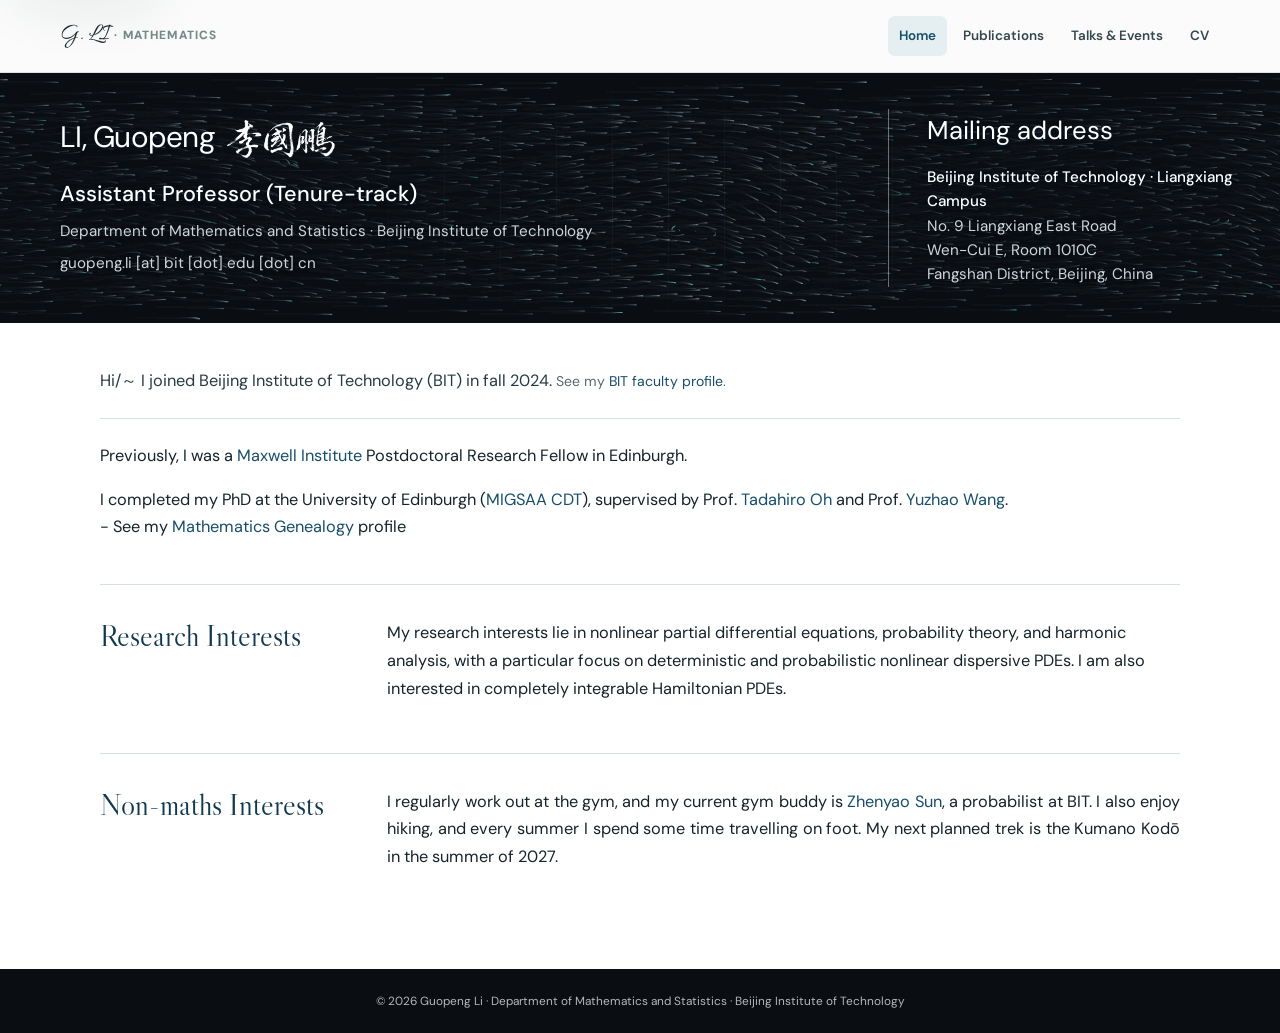
<file: index.html>
<!doctype html>
<html lang="en">
<head>
  <!-- Google tag (gtag.js) -->
  <script async src="https://www.googletagmanager.com/gtag/js?id=G-VS8TDJE1BZ"></script>
  <script>
    window.dataLayer = window.dataLayer || [];
    function gtag(){dataLayer.push(arguments);}
    gtag('js', new Date());
    gtag('config', 'G-VS8TDJE1BZ');
  </script>
  <meta charset="utf-8">
  <meta name="viewport" content="width=device-width, initial-scale=1">
  <meta name="description" content="Academic homepage of Guopeng Li (李國鵬), Assistant Professor of Mathematics at Beijing Institute of Technology, working on nonlinear PDEs and harmonic analysis.">
  <meta name="theme-color" content="#123f57">
  <meta name="robots" content="index, follow">
  <title>Home · Guopeng Li</title>
  <link rel="canonical" href="https://guopengli-11.github.io/">
  <link rel="icon" href="/favicon.ico?v=black-g" sizes="16x16 32x32 48x48">
  <link rel="icon" href="/favicon.svg?v=black-g" type="image/svg+xml" sizes="any">
  <link rel="stylesheet" href="styles.css?v=20261124-19">
  <link rel="stylesheet" href="title-fonts.css?v=20260813-1">
  <script type="application/ld+json">
  {
    "@context": "https://schema.org",
    "@type": "Person",
    "name": "Guopeng Li",
    "alternateName": ["LI, Guopeng", "李國鵬"],
    "url": "https://guopengli-11.github.io/",
    "jobTitle": "Assistant Professor",
    "affiliation": {
      "@type": "CollegeOrUniversity",
      "name": "Beijing Institute of Technology"
    },
    "sameAs": [
      "https://math.bit.edu.cn/szdw/jgml/glyjrsxx/lgp/index.htm",
      "https://arxiv.org/a/li_g_5",
      "https://scholar.google.com/citations?user=P3JlFzUAAAAJ&hl=en",
      "https://www.mathgenealogy.org/id.php?id=293318"
    ]
  }
  </script>
</head>
<body>
  <a class="skip-link" href="#main">Skip to content</a>
  <header class="site-header">
    <div class="header-inner">
      <a class="wordmark" href="index.html">G. LI <span>· Mathematics</span></a>
      <nav aria-label="Primary navigation"><ul class="nav-list">
        <li><a href="index.html" aria-current="page">Home</a></li>
        <li><a href="publications.html">Publications</a></li>
        <li><a href="talks.html">Talks & Events</a></li>
        <li><a href="cv.html">CV</a></li>
      </ul></nav>
    </div>
  </header>
  <main id="main">
    <section class="hero home-wave-hero">
      <canvas class="home-ilw-canvas" aria-hidden="true"></canvas>
      <div class="hero-inner">
        <div class="hero-copy">
          <h1>LI, Guopeng <img class="chinese-name-mark" src="assets/chinese-name-mifu.webp" alt="李國鵬"></h1>
          <p class="hero-role">Assistant Professor (Tenure-track)</p>
          <p class="hero-affiliation">Department of Mathematics and Statistics · Beijing Institute of Technology</p>
          <p class="hero-email"><span>guopeng.li [at] bit [dot] edu [dot] cn</span></p>
        </div>
        <address class="hero-address">
          <h2>Mailing address</h2>
          <p><strong class="hero-address-institution">Beijing Institute of Technology · Liangxiang Campus</strong><br>
            No. 9 Liangxiang East Road<br>
            Wen-Cui E, Room 1010C<br>
            Fangshan District, Beijing, China</p>
        </address>
      </div>
    </section>
    <section class="page-main alt"><div class="section-inner home-profile">
      <div class="prose profile-intro">
        <div class="career-stage">
          <p class="lead">Hi/～ I joined Beijing Institute of Technology (BIT) in fall 2024. <span class="school-page">See my <a href="https://math.bit.edu.cn/szdw/jgml/glyjrsxx/lgp/index.htm">BIT faculty profile</a>.</span></p>
        </div>
        <div class="career-stage">
          <p>Previously, I was a <a href="https://www.maxwell.ac.uk/">Maxwell Institute</a> Postdoctoral Research Fellow in Edinburgh.</p>
          <p>I completed my PhD at the University of Edinburgh (<a href="https://www.maxwell.ac.uk/graduate-school/">MIGSAA CDT</a>), supervised by Prof. <a href="https://www.maths.ed.ac.uk/~toh/">Tadahiro Oh</a> and Prof. <a href="https://web.mat.bham.ac.uk/Y.Wang/">Yuzhao Wang</a>.<br>
            - See my <a href="https://www.mathgenealogy.org/id.php?id=293318">Mathematics Genealogy</a> profile</p>
        </div>
      </div>
      <div class="profile-section"><h2>Research Interests</h2><div class="prose">
        <p>My research interests lie in nonlinear partial differential equations, probability theory, and harmonic analysis, with a particular focus on deterministic and probabilistic nonlinear dispersive PDEs. I am also interested in completely integrable Hamiltonian PDEs.</p>
      </div></div>
      <div class="profile-section non-maths-section"><h2>Non-maths Interests</h2><div class="prose"><p>I regularly work out at the gym, and my current gym buddy is <a href="https://zhenyao-sun.github.io/">Zhenyao Sun</a>, a probabilist at BIT. I also enjoy hiking, and every summer I spend some time travelling on foot. My next planned trek is the Kumano Kodō in the summer of 2027.</p></div></div>
    </div></section>
  </main>
  <footer>
    <div class="footer-inner">
      <div class="footer-bottom"><span>© <span id="year"></span> Guopeng Li · Department of Mathematics and Statistics · Beijing Institute of Technology</span></div>
    </div>
  </footer>
  <script src="site.js"></script>
  <script>
    (() => {
      const home = document.querySelector('.nav-list a[aria-current="page"]');
      const hero = document.querySelector('.home-wave-hero');
      const inner = hero.querySelector('.hero-inner');
      const desktop = matchMedia('(min-width: 931px)');
      let frame = 0;
      let lastDivider, lastRoom;

      function alignAddress() {
        if (!desktop.matches) return;
        const {left: anchor} = home.getBoundingClientRect();
        const divider = anchor - inner.getBoundingClientRect().left;
        const room = hero.getBoundingClientRect().right - anchor;
        if (divider === lastDivider && room === lastRoom) return;
        lastDivider = divider;
        lastRoom = room;
        inner.style.setProperty('--address-divider', divider + 'px');
        inner.style.setProperty('--address-room', room + 'px');
        inner.classList.add('is-address-aligned');
      }

      function scheduleAlignment() {
        if (frame) return;
        frame = requestAnimationFrame(() => {
          frame = 0;
          alignAddress();
        });
      }

      alignAddress();
      window.addEventListener('resize', scheduleAlignment);
      document.fonts?.ready.then(scheduleAlignment);
      if ('ResizeObserver' in window) {
        const observer = new ResizeObserver(scheduleAlignment);
        observer.observe(home.closest('.nav-list'));
        observer.observe(hero);
      }
    })();
  </script>
  <script type="module" src="ilw-hero.js?v=20261124-12"></script>
</body>
</html>
</file>
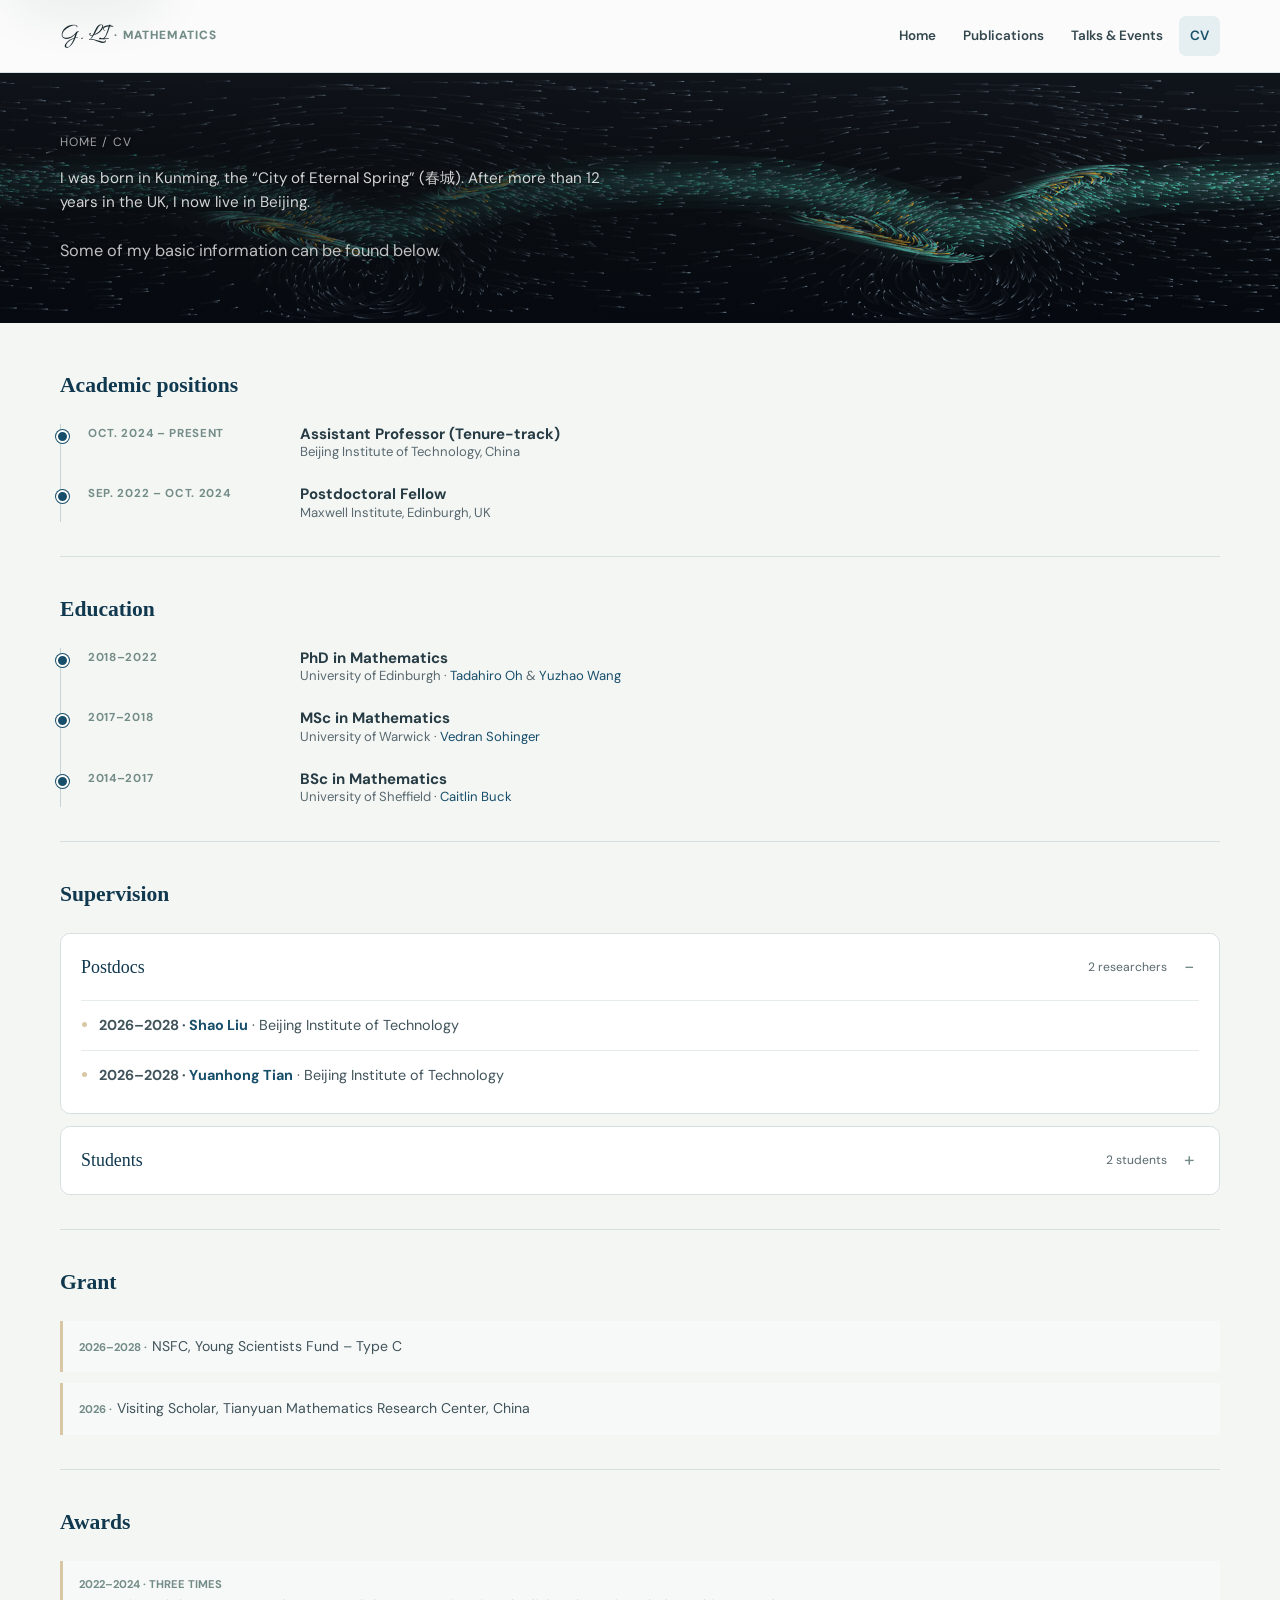
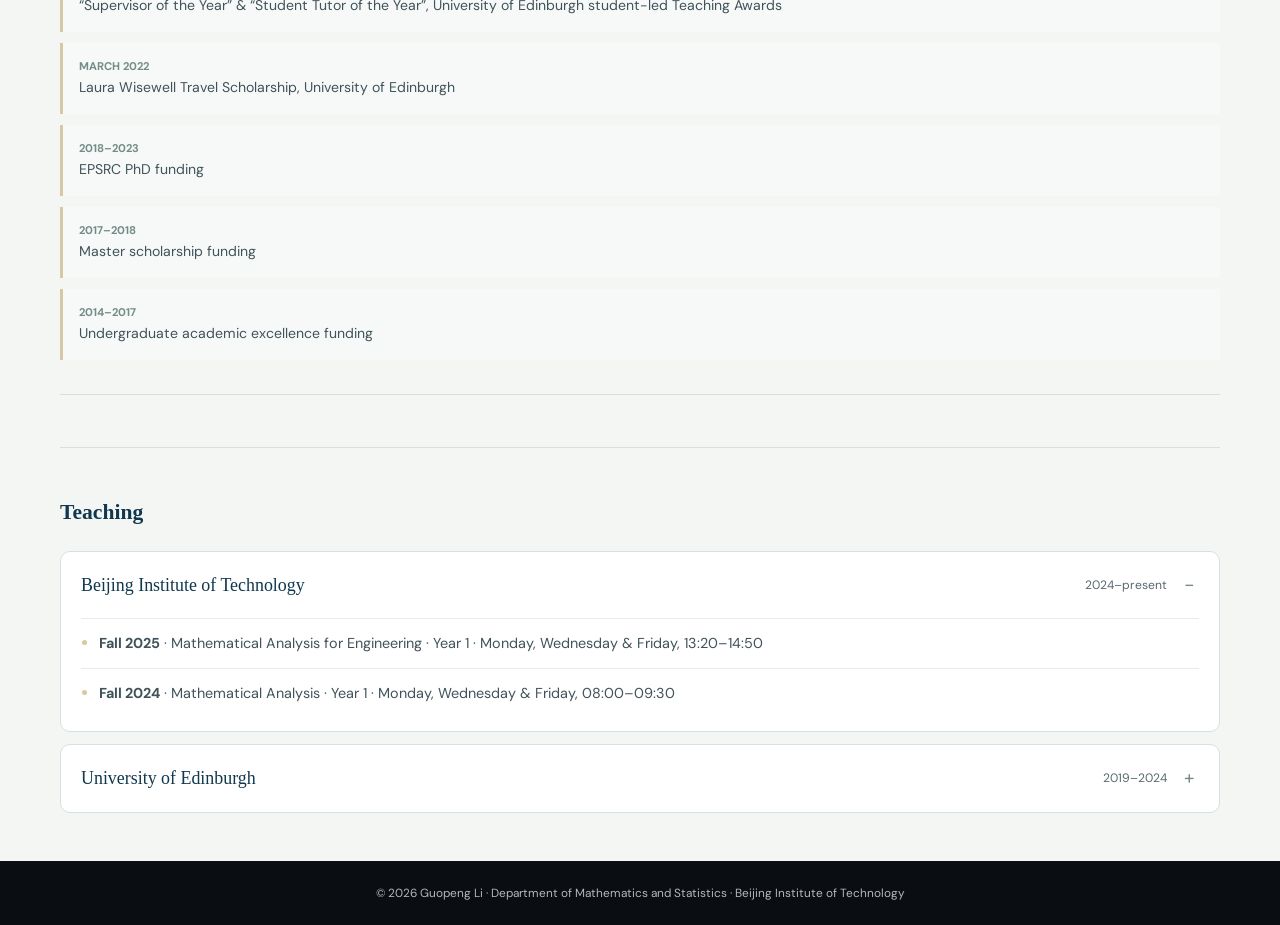
<file: cv.html>
<!doctype html>
<html lang="en">
<head>
  <!-- Google tag (gtag.js) -->
  <script async src="https://www.googletagmanager.com/gtag/js?id=G-VS8TDJE1BZ"></script>
  <script>
    window.dataLayer = window.dataLayer || [];
    function gtag(){dataLayer.push(arguments);}
    gtag('js', new Date());
    gtag('config', 'G-VS8TDJE1BZ');
  </script>
  <meta charset="utf-8">
  <meta name="viewport" content="width=device-width, initial-scale=1">
  <meta name="description" content="Academic positions, education, grants, and awards of Guopeng Li.">
  <meta name="theme-color" content="#123f57">
  <meta name="robots" content="index, follow">
  <title>CV · Guopeng Li</title>
  <link rel="canonical" href="https://guopengli-11.github.io/cv.html">
  <link rel="icon" href="/favicon.ico?v=black-g" sizes="16x16 32x32 48x48">
  <link rel="icon" href="/favicon.svg?v=black-g" type="image/svg+xml" sizes="any">
  <link rel="stylesheet" href="styles.css?v=20261124-16">
</head>
<body>
  <a class="skip-link" href="#main">Skip to content</a>
  <header class="site-header">
    <div class="header-inner">
      <a class="wordmark" href="index.html">G. LI <span>· Mathematics</span></a>
      <nav aria-label="Primary navigation"><ul class="nav-list">
        <li><a href="index.html">Home</a></li>
        <li><a href="publications.html">Publications</a></li>
        <li><a href="talks.html">Talks & Events</a></li>
        <li><a href="cv.html" aria-current="page">CV</a></li>
      </ul></nav>
    </div>
  </header>
  <main id="main">
    <section class="page-hero cv-hero ilw-limit-hero" data-ilw-limit="kdv">
      <canvas class="ilw-limit-tracers" aria-hidden="true"></canvas>
      <div class="page-hero-inner">
        <p class="breadcrumb"><a href="index.html">Home</a> / CV</p>
        <p class="cv-hero-copy">I was born in Kunming, the “City of Eternal Spring” (春城). After more than 12 years in the UK, I now live in Beijing.</p>
        <p class="cv-hero-note">Some of my basic information can be found below.</p>
      </div>
    </section>
    <section class="page-main"><div class="section-inner"><div class="cv-grid">
      <div><h2 class="subsection-title">Academic positions</h2><ol class="timeline"><li><time>Oct. 2024 – present</time><strong>Assistant Professor (Tenure-track)</strong><p>Beijing Institute of Technology, China</p></li><li><time>Sep. 2022 – Oct. 2024</time><strong>Postdoctoral Fellow</strong><p>Maxwell Institute, Edinburgh, UK</p></li></ol></div>
      <div><h2 class="subsection-title">Education</h2><ol class="timeline">
        <li><time>2018–2022</time><strong>PhD in Mathematics</strong><p>University of Edinburgh · <a href="https://www.maths.ed.ac.uk/~toh/">Tadahiro Oh</a> &amp; <a href="https://web.mat.bham.ac.uk/Y.Wang/">Yuzhao Wang</a></p></li>
        <li><time>2017–2018</time><strong>MSc in Mathematics</strong><p>University of Warwick · <a href="https://warwick.ac.uk/fac/sci/maths/people/staff/vedran_sohinger/">Vedran Sohinger</a></p></li>
        <li><time>2014–2017</time><strong>BSc in Mathematics</strong><p>University of Sheffield · <a href="https://www.sheffield.ac.uk/mps/people/all-academic-staff/caitlin-buck">Caitlin Buck</a></p></li>
      </ol></div>
      <div><h2 class="subsection-title">Supervision</h2><div class="year-stack">
        <details class="year-group" open><summary>Postdocs <span>2 researchers</span></summary><ul class="event-list"><li><strong>2026–2028 · <a href="https://shao-liu.github.io/">Shao Liu</a></strong> · Beijing Institute of Technology</li><li><strong>2026–2028 · <a href="https://yuanhongtian.github.io/">Yuanhong Tian</a></strong> · Beijing Institute of Technology</li></ul></details>
        <details class="year-group"><summary>Students <span>2 students</span></summary><ul class="event-list"><li><strong>2023–2024 · Ziqian Fang</strong> · University of Edinburgh</li><li><strong>2022–2023 · Yan Ding</strong> · University of Edinburgh · now PhD candidate at HKUST (Guangzhou)</li></ul></details>
      </div></div>
      <div><h2 class="subsection-title">Grant</h2><ul class="award-list grant-list"><li><time>2026–2028</time>NSFC, Young Scientists Fund – Type C</li><li><time>2026</time>Visiting Scholar, Tianyuan Mathematics Research Center, China</li></ul></div>
      <div><h2 class="subsection-title">Awards</h2><ul class="award-list"><li><time>2022–2024 · three times</time>“Supervisor of the Year” &amp; “Student Tutor of the Year”, University of Edinburgh student-led Teaching Awards</li><li><time>March 2022</time>Laura Wisewell Travel Scholarship, University of Edinburgh</li><li><time>2018–2023</time>EPSRC PhD funding</li><li><time>2017–2018</time>Master scholarship funding</li><li><time>2014–2017</time>Undergraduate academic excellence funding</li></ul></div>
    </div>
      <section class="cv-teaching"><h2 class="subsection-title">Teaching</h2><div class="year-stack">
        <details class="year-group" open><summary>Beijing Institute of Technology <span>2024–present</span></summary><ul class="event-list">
          <li><strong>Fall 2025</strong> · Mathematical Analysis for Engineering · Year 1 · Monday, Wednesday &amp; Friday, 13:20–14:50</li>
          <li><strong>Fall 2024</strong> · Mathematical Analysis · Year 1 · Monday, Wednesday &amp; Friday, 08:00–09:30</li>
        </ul></details>
        <details class="year-group"><summary>University of Edinburgh <span>2019–2024</span></summary><ul class="event-list">
          <li><strong>2023–2024 · Project supervision</strong> · Standing waves for the nonlinear Schrödinger equation · Undergraduate project · Ziqian Fang</li>
          <li><strong>Spring 2023 · Lecturing</strong> · Honours Algebra · workshops and Algebra Skills (programming)</li>
          <li><strong>2022–2023 · Project supervision</strong> · <a href="https://www.maths.ed.ac.uk/~gli/pdf/MMath.pdf">Standing waves for the nonlinear Schrödinger equation</a> · MMath dissertation · Yan Ding</li>
          <li><strong>Fall 2022 · Lecturing</strong> · Accelerated Algebra and Calculus for Direct Entry · joint with Ivan Cheltsov</li>
          <li><strong>Spring 2022 · Teaching assistant</strong> · Engineering Mathematics 1a / Natural Sciences 1a; Fundamentals of Pure Mathematics</li>
          <li><strong>Fall 2021 · Teaching assistant</strong> · Accelerated Algebra and Calculus for Direct Entry; Introduction to Linear Algebra; Nonlinear Schrödinger Equations</li>
          <li><strong>Spring 2021 · Teaching assistant</strong> · Engineering Mathematics 1b / Natural Sciences 1b</li>
          <li><strong>Fall 2020 · Teaching assistant</strong> · Engineering Mathematics 1a / Natural Sciences 1a</li>
          <li><strong>Spring 2020 · Teaching assistant</strong> · Introduction to Number Theory; Nonlinear Schrödinger Equations</li>
          <li><strong>Fall 2019 · Teaching assistant</strong> · MathsBase; Honours Analysis; Engineering Mathematics 1a / Natural Sciences 1a; Introduction to Data Science</li>
        </ul></details>
      </div></section>
    </div></section>
  </main>
  <footer>
    <div class="footer-inner">
      <div class="footer-bottom"><span>© <span id="year"></span> Guopeng Li · Department of Mathematics and Statistics · Beijing Institute of Technology</span></div>
    </div>
  </footer>
  <script src="site.js"></script>
  <script type="module" src="ilw-convergence.js?v=20261124-10"></script>
</body>
</html>
</file>
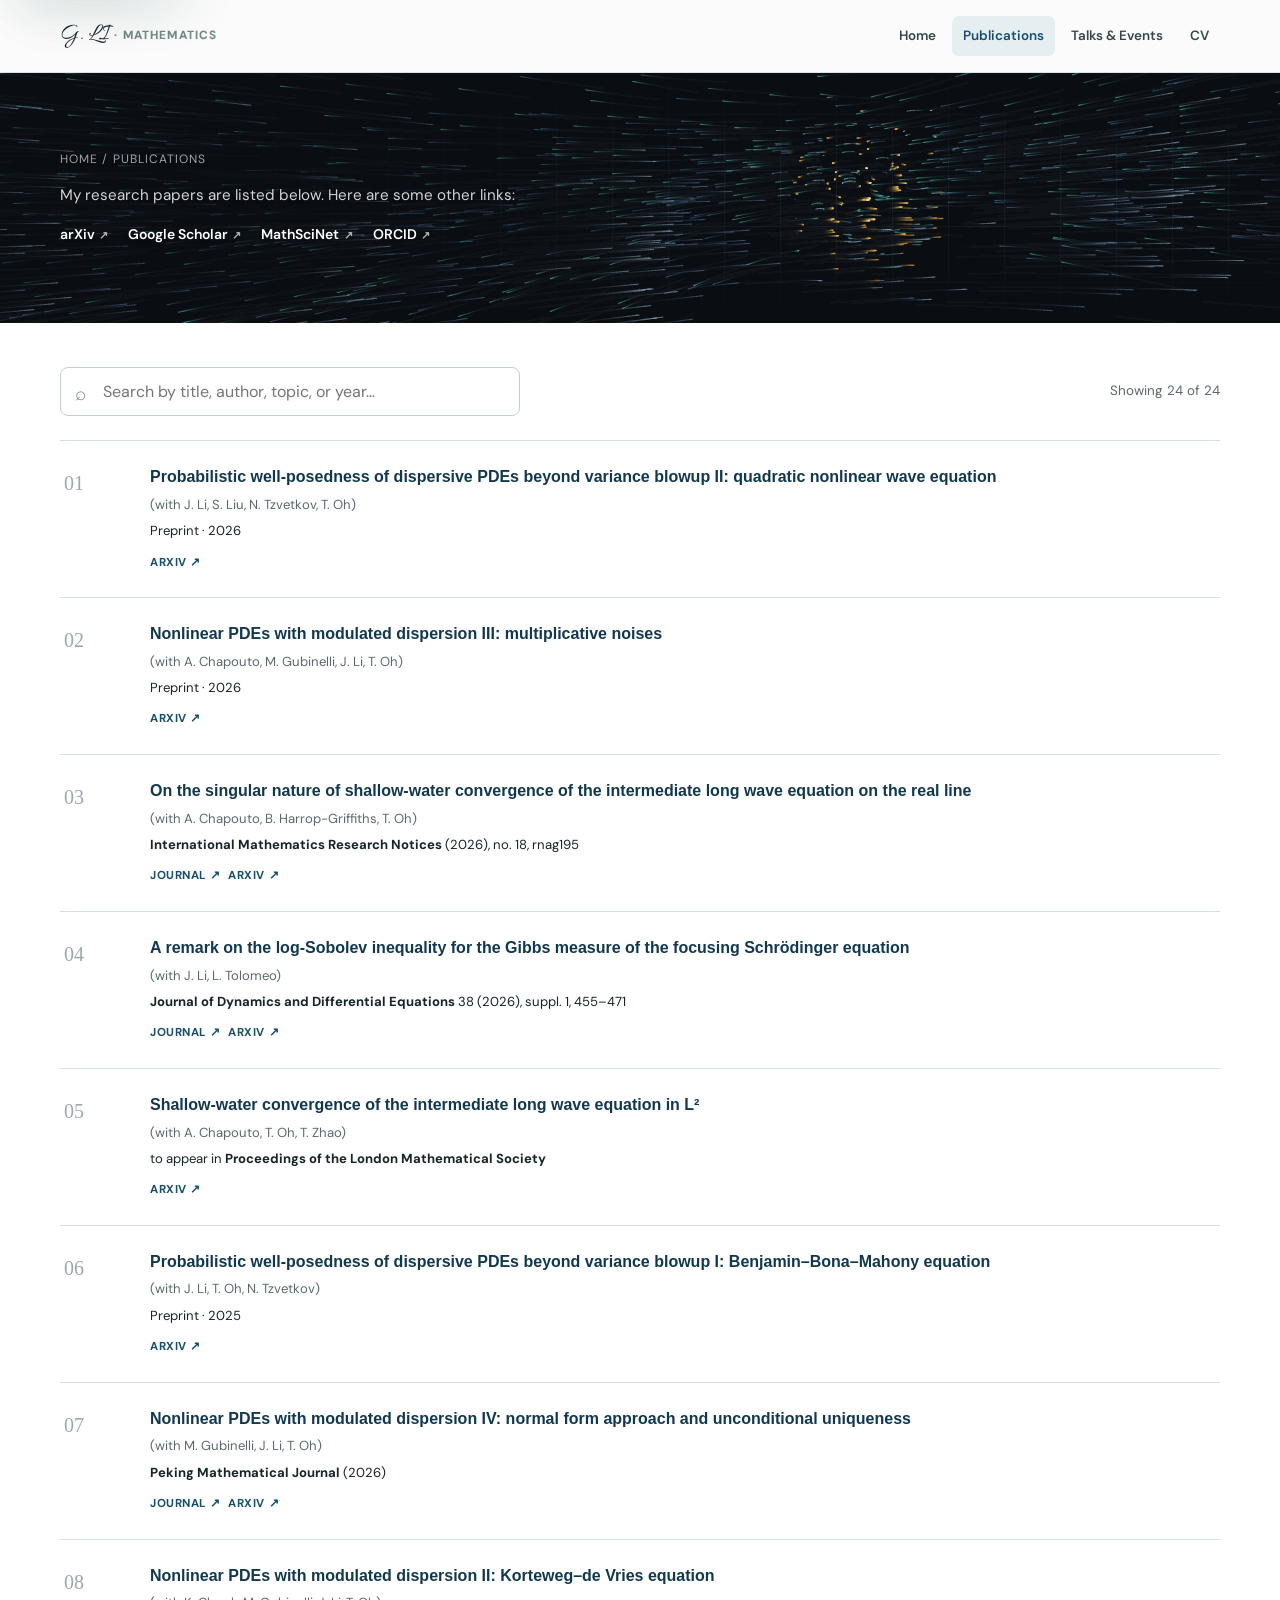
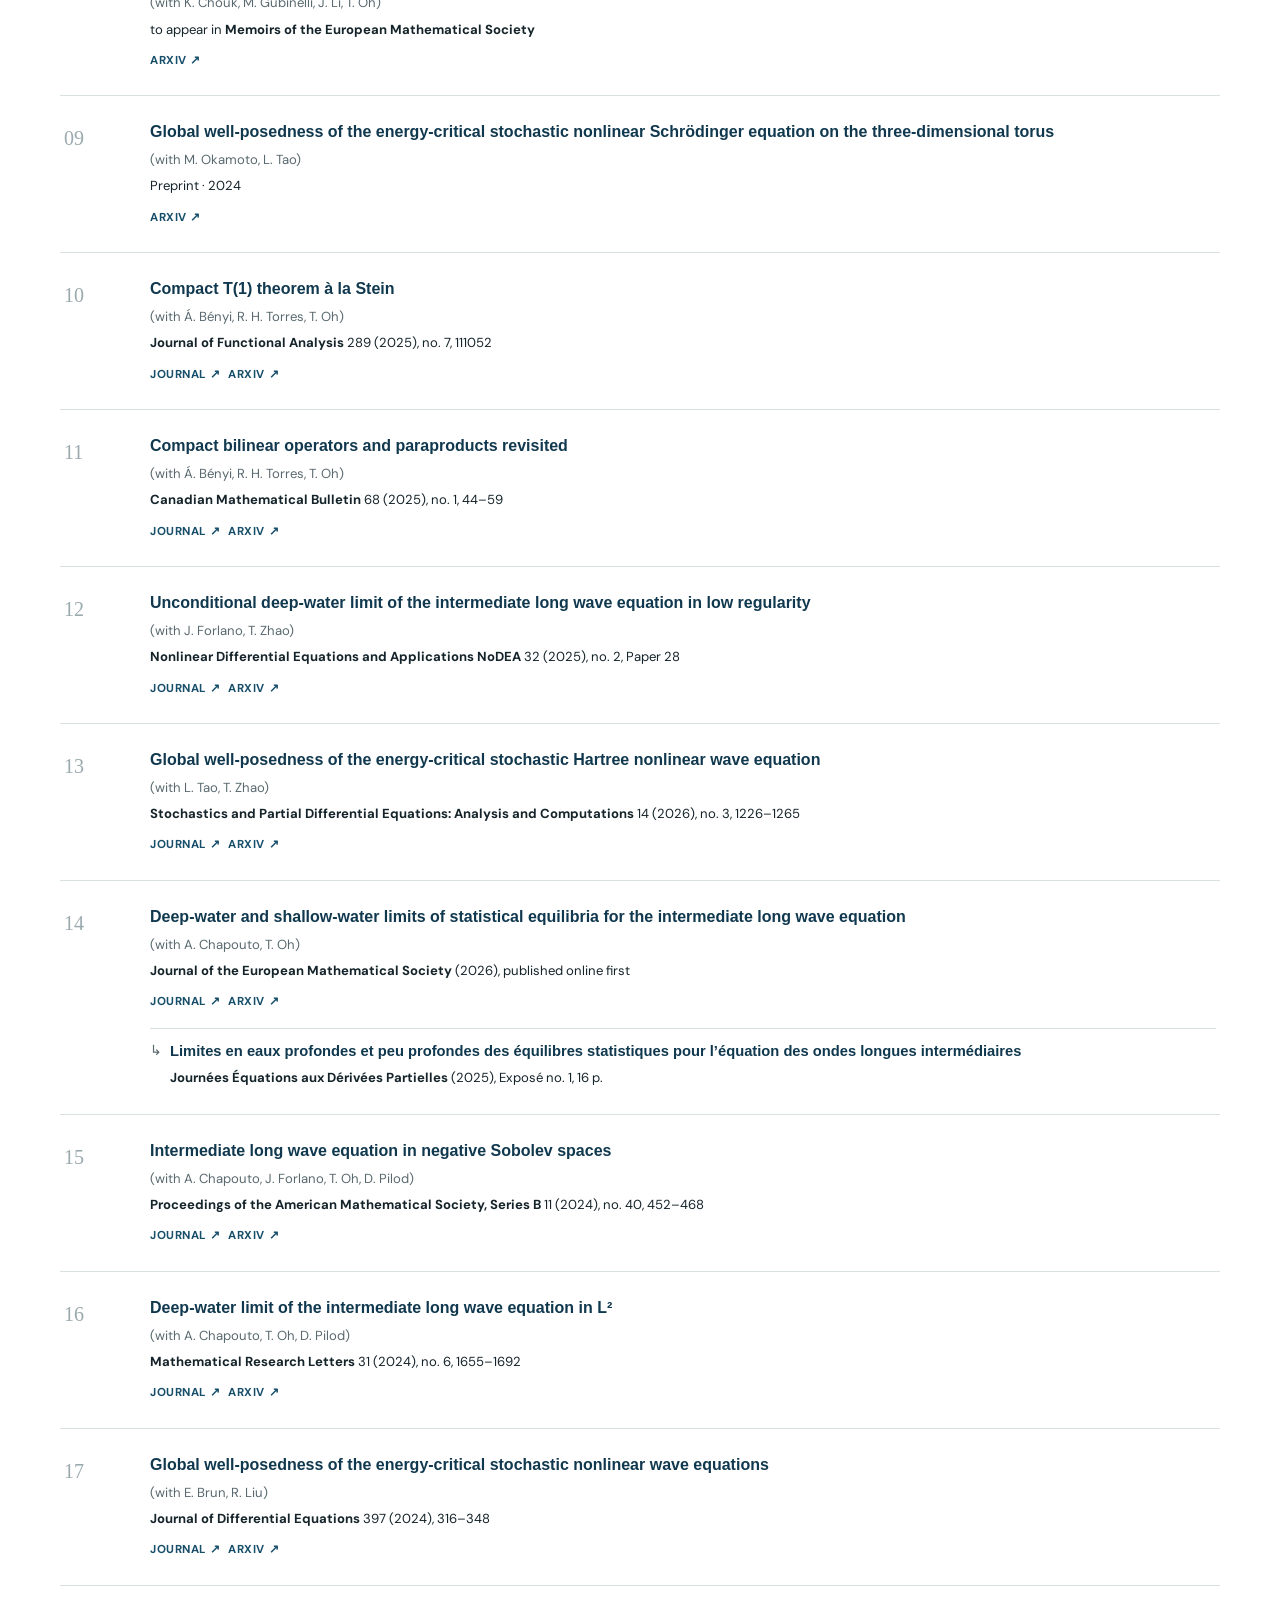
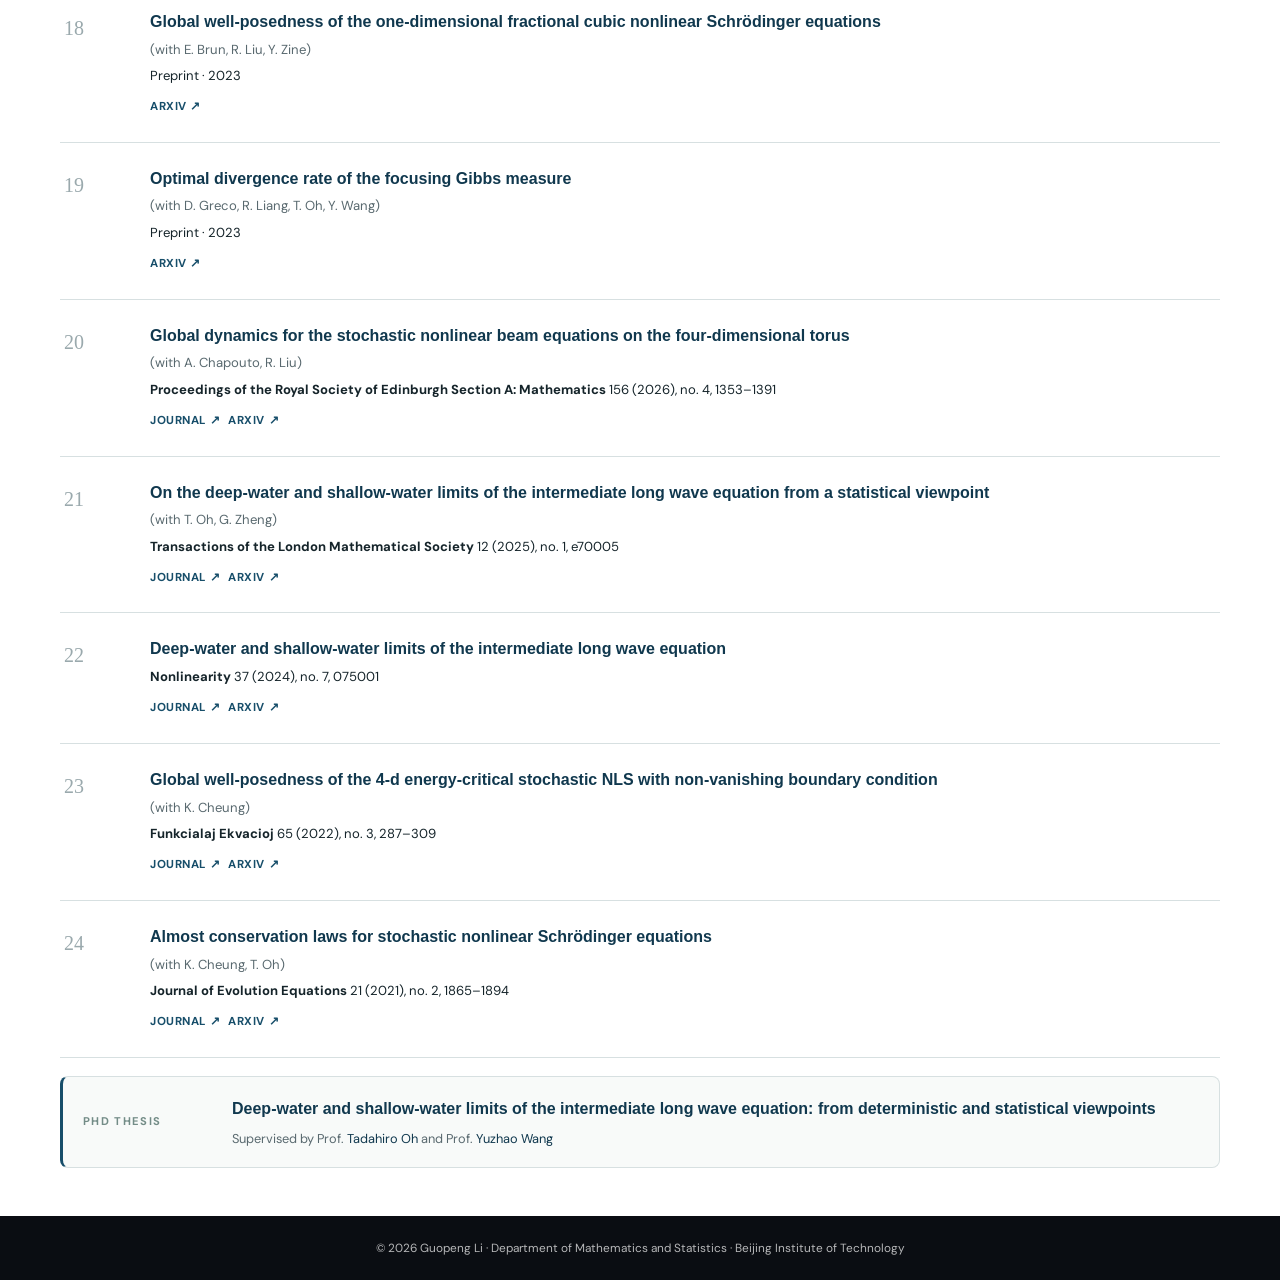
<file: publications.html>
<!doctype html>
<html lang="en">
<head>
  <!-- Google tag (gtag.js) -->
  <script async src="https://www.googletagmanager.com/gtag/js?id=G-VS8TDJE1BZ"></script>
  <script>
    window.dataLayer = window.dataLayer || [];
    function gtag(){dataLayer.push(arguments);}
    gtag('js', new Date());
    gtag('config', 'G-VS8TDJE1BZ');
  </script>
  <meta charset="utf-8">
  <meta name="viewport" content="width=device-width, initial-scale=1">
  <meta name="description" content="Publications and preprints by Guopeng Li.">
  <meta name="theme-color" content="#123f57">
  <meta name="robots" content="index, follow">
  <title>Publications · Guopeng Li</title>
  <link rel="canonical" href="https://guopengli-11.github.io/publications.html">
  <link rel="icon" href="/favicon.ico?v=black-g" sizes="16x16 32x32 48x48">
  <link rel="icon" href="/favicon.svg?v=black-g" type="image/svg+xml" sizes="any">
  <link rel="stylesheet" href="styles.css?v=20261124-15">
  <link rel="stylesheet" href="title-fonts.css?v=20260813-1">
  <link rel="stylesheet" href="publication-related.css?v=20260927-3">
</head>
<body>
  <a class="skip-link" href="#main">Skip to content</a>
  <header class="site-header">
    <div class="header-inner">
      <a class="wordmark" href="index.html">G. LI <span>· Mathematics</span></a>
      <nav aria-label="Primary navigation"><ul class="nav-list">
        <li><a href="index.html">Home</a></li>
        <li><a href="publications.html" aria-current="page">Publications</a></li>
        <li><a href="talks.html">Talks & Events</a></li>
        <li><a href="cv.html">CV</a></li>
      </ul></nav>
    </div>
  </header>
  <main id="main">
    <section class="page-hero publications-hero"><canvas class="publications-wave-canvas" aria-hidden="true"></canvas><div class="page-hero-inner"><p class="breadcrumb"><a href="index.html">Home</a> / Publications</p><p class="publications-hero-copy">My research papers are listed below. Here are some other links:</p><div class="hero-resource-links"><a href="https://arxiv.org/a/li_g_5">arXiv<span aria-hidden="true">↗</span></a><a href="https://scholar.google.com/citations?user=P3JlFzUAAAAJ&amp;hl=en">Google Scholar<span aria-hidden="true">↗</span></a><a href="https://mathscinet.ams.org/mathscinet/author?authorId=1442247">MathSciNet<span aria-hidden="true">↗</span></a><a href="https://orcid.org/0000-0002-5014-6767">ORCID<span aria-hidden="true">↗</span></a></div></div></section>
    <section class="page-main alt"><div class="section-inner">
      <div class="publication-tools"><label class="search-wrap"><span class="skip-link">Search publications</span><input id="publication-search" type="search" placeholder="Search by title, author, topic, or year…"></label><span class="result-count" id="publication-count">Loading publications…</span></div>
      <ol class="publication-list" id="publication-list"></ol>
      <aside class="thesis-highlight"><span>PhD thesis</span><div class="thesis-details"><a href="https://era.ed.ac.uk/handle/1842/39815">Deep-water and shallow-water limits of the intermediate long wave equation: from deterministic and statistical viewpoints</a><p>Supervised by Prof. <a href="https://www.maths.ed.ac.uk/~toh/">Tadahiro Oh</a> and Prof. <a href="https://web.mat.bham.ac.uk/Y.Wang/">Yuzhao Wang</a></p></div></aside>
    </div></section>
  </main>
  <footer>
    <div class="footer-inner">
      <div class="footer-bottom"><span>© <span id="year"></span> Guopeng Li · Department of Mathematics and Statistics · Beijing Institute of Technology</span></div>
    </div>
  </footer>
  <script src="site.js"></script>
  <script src="publications.js?v=20261124-3"></script>
  <script type="module" src="schrodinger-hero.js?v=20261124-7"></script>
</body>
</html>
</file>
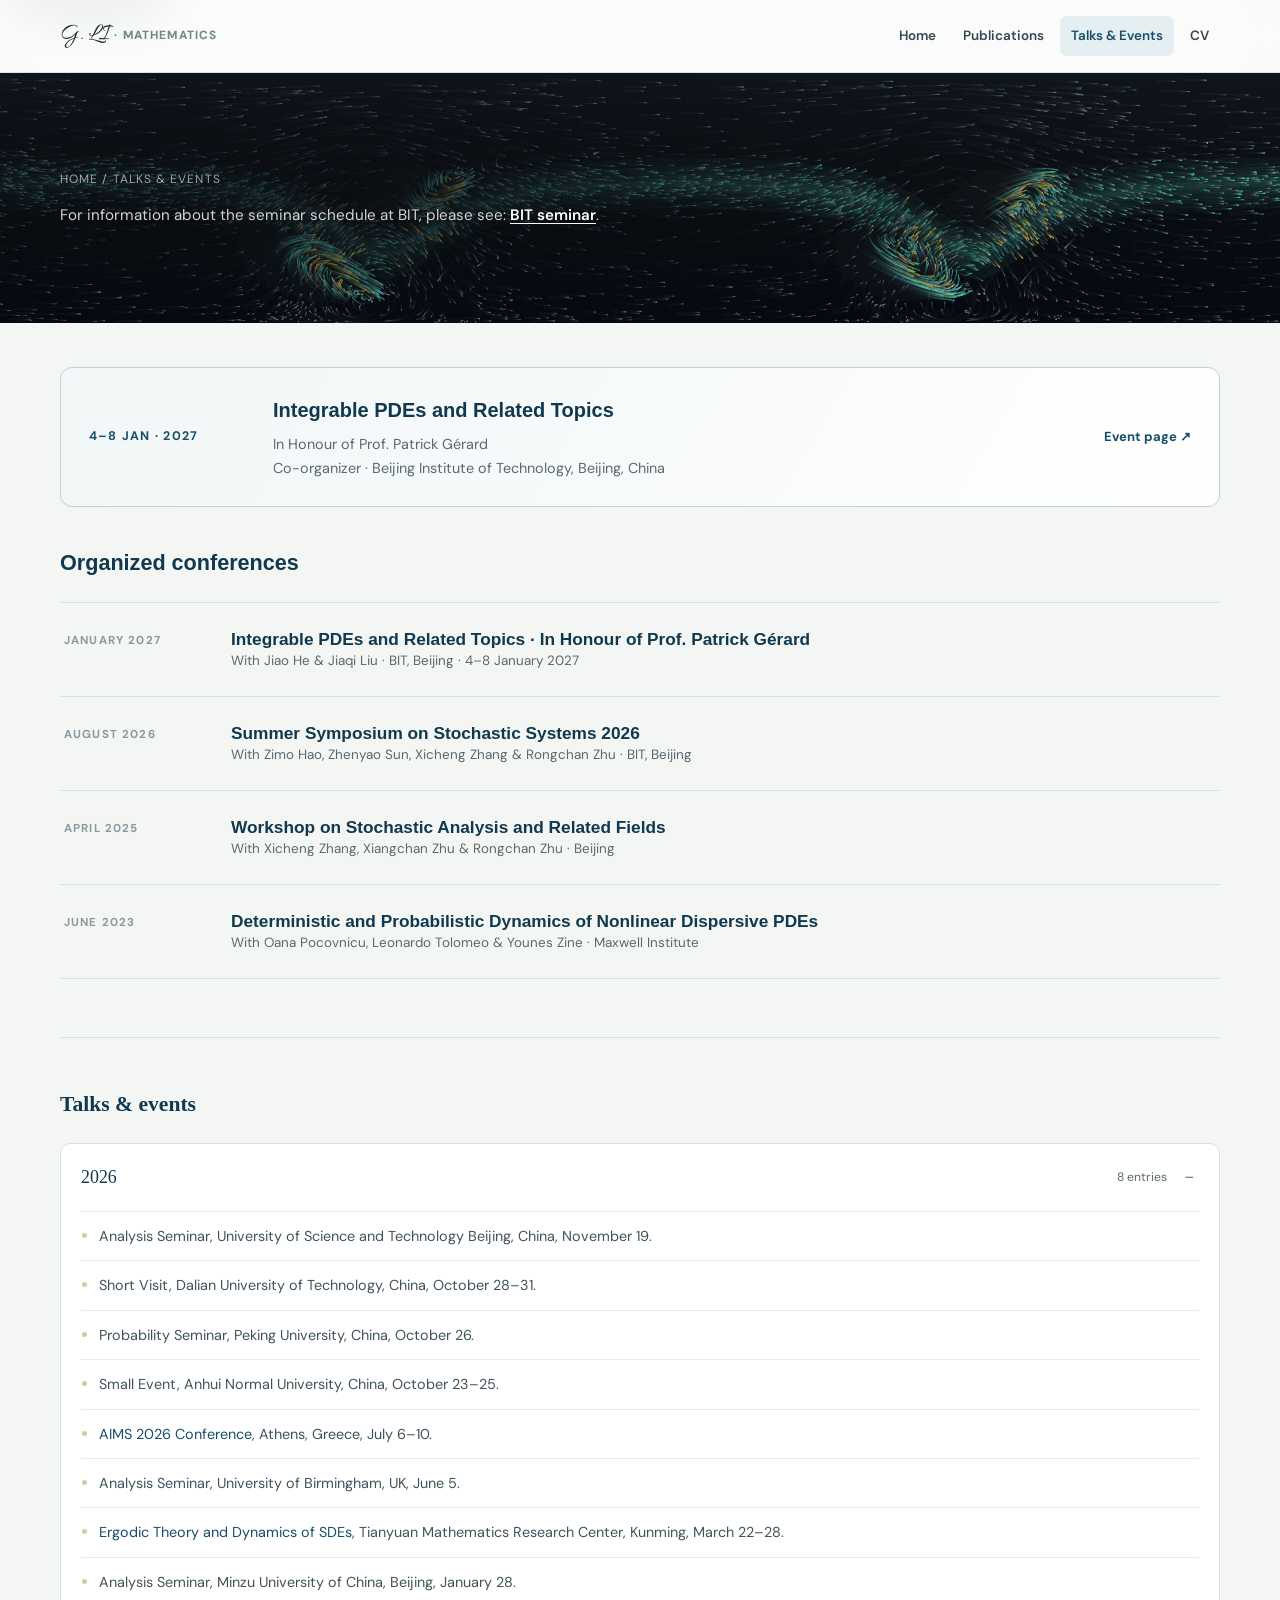
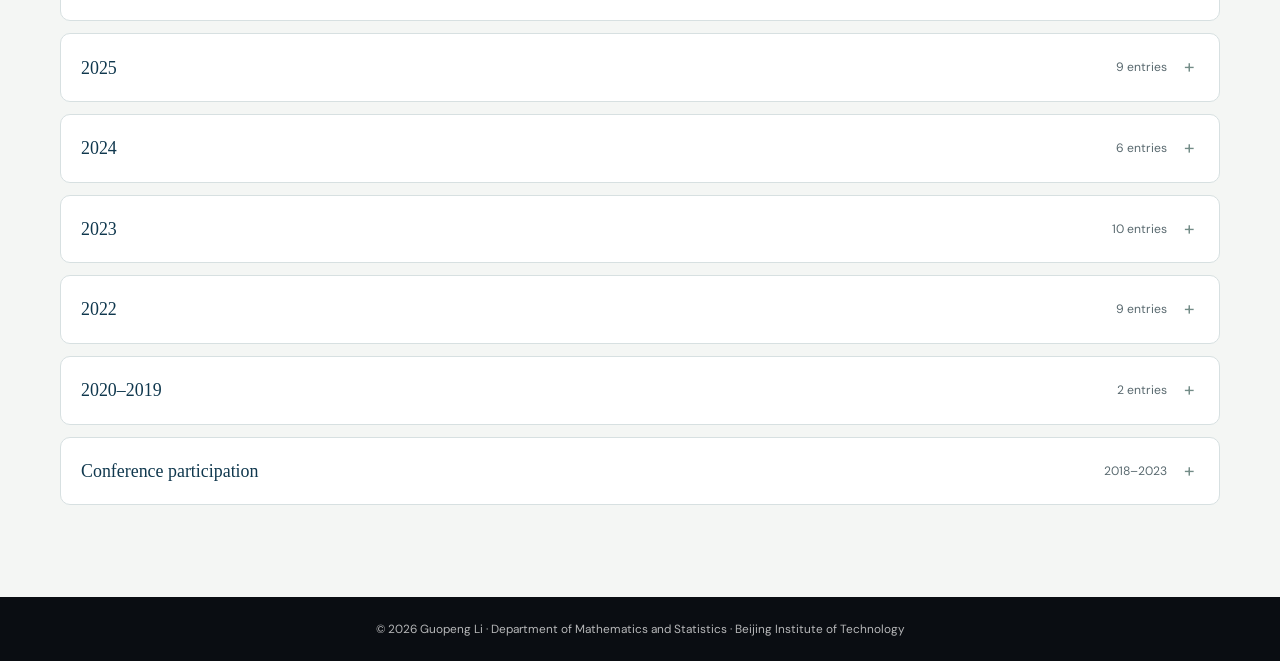
<file: talks.html>
<!doctype html>
<html lang="en">
<head>
  <!-- Google tag (gtag.js) -->
  <script async src="https://www.googletagmanager.com/gtag/js?id=G-VS8TDJE1BZ"></script>
  <script>
    window.dataLayer = window.dataLayer || [];
    function gtag(){dataLayer.push(arguments);}
    gtag('js', new Date());
    gtag('config', 'G-VS8TDJE1BZ');
  </script>
  <meta charset="utf-8">
  <meta name="viewport" content="width=device-width, initial-scale=1">
  <meta name="description" content="Talks, seminars, conferences, and organized events by Guopeng Li.">
  <meta name="theme-color" content="#123f57">
  <meta name="robots" content="index, follow">
  <title>Talks & Events · Guopeng Li</title>
  <link rel="canonical" href="https://guopengli-11.github.io/talks.html">
  <link rel="icon" href="/favicon.ico?v=black-g" sizes="16x16 32x32 48x48">
  <link rel="icon" href="/favicon.svg?v=black-g" type="image/svg+xml" sizes="any">
  <link rel="stylesheet" href="styles.css?v=20261124-13">
  <link rel="stylesheet" href="title-fonts.css?v=20260914-1">
</head>
<body>
  <a class="skip-link" href="#main">Skip to content</a>
  <header class="site-header">
    <div class="header-inner">
      <a class="wordmark" href="index.html">G. LI <span>· Mathematics</span></a>
      <nav aria-label="Primary navigation"><ul class="nav-list">
        <li><a href="index.html">Home</a></li>
        <li><a href="publications.html">Publications</a></li>
        <li><a href="talks.html" aria-current="page">Talks & Events</a></li>
        <li><a href="cv.html">CV</a></li>
      </ul></nav>
    </div>
  </header>
  <main id="main">
    <section class="page-hero talks-hero ilw-limit-hero" data-ilw-limit="bo">
      <canvas class="ilw-limit-tracers" aria-hidden="true"></canvas>
      <div class="page-hero-inner">
        <p class="breadcrumb"><a href="index.html">Home</a> / Talks &amp; Events</p>
        <p class="talks-hero-copy">For information about the seminar schedule at BIT, please see: <a href="https://math.bit.edu.cn/kyxs/xsbg/index.htm">BIT seminar</a>.</p>
      </div>
    </section>
    <section class="page-main"><div class="section-inner">
      <article class="event-feature"><div class="event-date">4–8 Jan · 2027</div><div><h3>Integrable PDEs and Related Topics</h3><p>In Honour of Prof. Patrick Gérard</p><p>Co-organizer · Beijing Institute of Technology, Beijing, China</p></div><a href="events/integrable-pdes-2027/">Event page ↗</a></article>
      <section class="talks-section organized-conferences"><h2 class="subsection-title">Organized conferences</h2><div class="conference-grid">
        <article class="conference-card"><span class="year">JANUARY 2027</span><h3><a href="events/integrable-pdes-2027/">Integrable PDEs and Related Topics</a> · In Honour of Prof. Patrick Gérard</h3><p>With Jiao He &amp; Jiaqi Liu · BIT, Beijing · 4–8 January 2027</p></article>
        <article class="conference-card"><span class="year">AUGUST 2026</span><h3><a href="https://zhenyao-sun.github.io/Events/SSSS2026/">Summer Symposium on Stochastic Systems 2026</a></h3><p>With Zimo Hao, Zhenyao Sun, Xicheng Zhang &amp; Rongchan Zhu · BIT, Beijing</p></article>
        <article class="conference-card"><span class="year">APRIL 2025</span><h3>Workshop on Stochastic Analysis and Related Fields</h3><p>With Xicheng Zhang, Xiangchan Zhu &amp; Rongchan Zhu · Beijing</p></article>
        <article class="conference-card"><span class="year">JUNE 2023</span><h3><a href="http://www.macs.hw.ac.uk/~op4/3daysWS.html">Deterministic and Probabilistic Dynamics of Nonlinear Dispersive PDEs</a></h3><p>With Oana Pocovnicu, Leonardo Tolomeo &amp; Younes Zine · Maxwell Institute</p></article>
      </div></section>
      <section class="talks-section"><h2 class="subsection-title">Talks &amp; events</h2><div class="year-stack" id="talk-year-stack"></div>
      <details class="year-group" style="margin-top:12px"><summary>Conference participation <span>2018–2023</span></summary><ul class="event-list">
        <li><a href="https://ims.shanghaitech.edu.cn/2023/1013/c4741a1083599/page.htm">IMS Anniversary Symposium on PDEs</a>, ShanghaiTech University, October 2023.</li>
        <li><a href="https://sites.google.com/view/waterwaves23/">Water Waves and Integrable Systems</a>, Institute Mittag-Leffler, September 2023.</li>
        <li><a href="https://www.hcm.uni-bonn.de/events/eventpages/2023/hapde-2023/description/">Harmonic Analysis and Partial Differential Equations</a>, Hausdorff Center for Mathematics, May–June 2023.</li>
        <li><a href="https://icerm.brown.edu/programs/sp-f21/w3/">Hamiltonian Methods and Asymptotic Dynamics</a>, ICERM, December 2021.</li>
        <li><a href="https://www.icms.org.uk/events/workshops/ConvexNPD">Convex Integration and Nonlinear Partial Differential Equations</a>, ICMS, November 2021.</li>
        <li>Analysis Seminar, Peking University, October–November 2021 (online).</li><li>Evolution Equations in Mathematical Physics, Tianjin University, September 2021 (online).</li>
        <li><a href="https://sites.google.com/view/pderandombath/">PDE and Randomness</a>, University of Bath, September 2021.</li>
        <li>Harmonic Analysis and Nonlinear PDEs, RIMS Kyoto, June 2021.</li>
        <li><a href="https://www.him.uni-bonn.de/programs/current-trimester-program/randomness-pdes-fluctuations-2019/summer-school/">New Frontiers in Singular SPDEs and Scaling Limits</a>, HIM Bonn, September 2019.</li>
        <li>MIGSAA 5th Annual Colloquium, ICMS, September 2019.</li><li>Summer School in Analysis of PDEs and Fluid Dynamics, Edinburgh, July 2019.</li><li>Dispersive Waves and Related Topics, Bergen, June 2019.</li><li>MIGSAA 4th Annual Colloquium, ICMS, September 2018.</li>
      </ul></details></section>
    </div></section>
  </main>
  <footer>
    <div class="footer-inner">
      <div class="footer-bottom"><span>© <span id="year"></span> Guopeng Li · Department of Mathematics and Statistics · Beijing Institute of Technology</span></div>
    </div>
  </footer>
  <script src="site.js"></script>
  <script src="talks.js"></script>
  <script type="module" src="ilw-convergence.js?v=20261124-10"></script>
</body>
</html>
</file>
<file: styles.css>
/* Fonts are served from this repository so the site has no Google Fonts dependency. */
    @font-face {
      font-family: "Allura";
      src: url("assets/fonts/allura-latin-400-normal.woff2?v=20260720-2") format("woff2");
      font-style: normal;
      font-weight: 400;
      font-display: swap;
    }
    @font-face {
      font-family: "DM Sans";
      src: url("assets/fonts/dm-sans-latin-400-normal.woff2") format("woff2");
      font-style: normal;
      font-weight: 400;
      font-display: swap;
    }
    @font-face {
      font-family: "DM Sans";
      src: url("assets/fonts/dm-sans-latin-500-normal.woff2") format("woff2");
      font-style: normal;
      font-weight: 500;
      font-display: swap;
    }
    @font-face {
      font-family: "DM Sans";
      src: url("assets/fonts/dm-sans-latin-600-normal.woff2") format("woff2");
      font-style: normal;
      font-weight: 600;
      font-display: swap;
    }
    @font-face {
      font-family: "DM Sans";
      src: url("assets/fonts/dm-sans-latin-700-normal.woff2") format("woff2");
      font-style: normal;
      font-weight: 700;
      font-display: swap;
    }
    @font-face {
      font-family: "Libre Caslon Display";
      src: url("assets/fonts/libre-caslon-display-latin-400-normal.woff2") format("woff2");
      font-style: normal;
      font-weight: 400;
      font-display: swap;
    }

    :root {
      --paper: #f4f6f4;
      --surface: #ffffff;
      --ink: #15242a;
      --muted: #59696f;
      --blue: #174e6a;
      --blue-deep: #10384e;
      --blue-soft: #e5eef1;
      --sage: #738c87;
      --sand: #d8c7a5;
      --line: #d7e0e1;
      --shadow: 0 20px 55px rgba(19, 54, 69, .09);
      --content: 1160px;
      --hero-min-height: 250px;
    }

    * { box-sizing: border-box; }
    html { scroll-behavior: smooth; scroll-padding-top: 88px; }
    body {
      margin: 0;
      background: var(--paper);
      color: var(--ink);
      font-family: "DM Sans", "Helvetica Neue", "Segoe UI", Arial, "PingFang SC", "Microsoft YaHei", sans-serif;
      font-size: 16px;
      line-height: 1.7;
    }
    a { color: var(--blue); text-decoration: none; }
    a:hover { color: var(--blue-deep); }
    button, input { font: inherit; }
    .skip-link {
      position: fixed; left: 18px; top: -60px; z-index: 1000;
      padding: 10px 14px; background: var(--surface); color: var(--blue-deep);
      border-radius: 8px; box-shadow: var(--shadow);
    }
    .skip-link:focus { top: 16px; }

    .site-header {
      position: sticky; top: 0; z-index: 50;
      border-bottom: 1px solid rgba(215,224,225,.9);
      background: rgba(250,251,250,.92);
      backdrop-filter: blur(15px);
    }
    .header-inner {
      width: min(var(--content), calc(100% - 42px));
      min-height: 72px; margin: auto;
      display: flex; align-items: center; justify-content: space-between; gap: 24px;
    }
    .wordmark {
      display: inline-flex; align-items: baseline; gap: 5px;
      color: var(--ink); text-decoration: none;
      font-family: "Allura", "Brush Script MT", "Segoe Script", cursive; font-size: 1.48rem; font-style: normal; font-weight: 400;
      letter-spacing: .01em; line-height: 1;
      -webkit-text-stroke: .08px currentColor;
    }
    .wordmark span { color: var(--sage); font-family: "DM Sans", "Helvetica Neue", "Segoe UI", Arial, sans-serif; font-size: .74rem; font-style: normal; font-weight: 700; letter-spacing: .1em; text-transform: uppercase; }
    .nav-list { display: flex; align-items: center; gap: 5px; margin: 0; padding: 0; list-style: none; }
    .nav-list a {
      display: block; padding: 9px 11px; border-radius: 7px;
      color: #34474e; font-size: .84rem; font-weight: 600; text-decoration: none;
    }
    .nav-list a:hover, .nav-list a.is-active { background: var(--blue-soft); color: var(--blue); }

    .hero {
      --hero-ink: #fff;
      --hero-letter-shadow: 0 1px 2px #0a1721, 0 0 1px #08141d, 0 1px 5px rgba(8,20,29,.72);
      position: relative; overflow: hidden; isolation: isolate;
      min-height: var(--hero-min-height); display: grid; align-items: center;
      background: #0a0d12;
    }
    .home-wave-hero::before {
      position: absolute; inset: 0; content: ""; pointer-events: none;
      background-image: linear-gradient(#23303b 1px, transparent 1px),
        linear-gradient(90deg, #23303b 1px, transparent 1px);
      background-size: 56px 56px; background-position: center;
      opacity: .43;
      mask-image: radial-gradient(ellipse at center, #000 2%, transparent 78%);
    }
    .home-ilw-canvas {
      position: absolute; inset: 0; display: block; width: 100%; height: 100%;
      pointer-events: none;
    }
    .home-wave-hero::after {
      position: absolute; inset: 0; content: ""; pointer-events: none;
      background: radial-gradient(ellipse 58% 65% at 14% 50%, rgba(10,13,18,.56), transparent),
        radial-gradient(ellipse 30% 61% at 84% 50%, rgba(10,13,18,.62), transparent);
    }
    .hero-inner {
      position: relative; z-index: 1;
      width: min(var(--content), calc(100% - 42px)); margin: auto; padding: 22px 0;
      display: grid; grid-template-columns: minmax(0,1fr) 330px; align-items: center; gap: 72px;
    }
    @media (min-width: 931px) {
      .home-wave-hero .hero-inner {
        --address-offset: clamp(8px, calc((100vw - var(--content)) / 2 - 24px), 32px);
        grid-template-columns: minmax(0,1fr) fit-content(45%);
        column-gap: max(72px, calc(100px - var(--address-offset)));
      }
      .home-wave-hero .hero-address { transform: translateX(var(--address-offset)); }
      .home-wave-hero .hero-inner.is-address-aligned {
        --address-gap: 112px;
        grid-template-columns: minmax(0, calc(var(--address-divider) - var(--address-gap))) minmax(0, 1fr);
        column-gap: var(--address-gap);
      }
      .home-wave-hero .is-address-aligned .hero-address {
        width: max-content;
        max-width: calc(var(--address-room) - 24px);
        transform: none;
      }
    }
    .hero-copy { max-width: 710px; color: var(--hero-ink); text-shadow: var(--hero-letter-shadow); }
    .eyebrow { margin: 0 0 18px; color: rgba(255,255,255,.74); font-size: .76rem; font-weight: 700; letter-spacing: .18em; text-transform: uppercase; }
    .hero h1 {
      display: flex; flex-wrap: wrap; align-items: baseline; gap: 12px;
      margin: 0; color: inherit; font-family: "Libre Caslon Display", Georgia, serif;
      font-size: clamp(1.45rem, 2.6vw, 1.85rem); font-weight: 400; letter-spacing: -.025em; line-height: 1.15;
    }
    .hero h1 .chinese-name-mark {
      width: 108px; height: auto; align-self: center;
      filter: brightness(0) invert(1) drop-shadow(0 1px 1px #0a1721);
    }
    .hero-role { margin: 18px 0 6px; font-size: clamp(1.08rem, 2vw, 1.35rem); font-weight: 500; }
    .hero-affiliation { margin: 0; }
    .hero-email { margin: 8px 0 0; }
    .hero-email span { color: inherit; }
    .hero-address { margin: 0; padding-left: 38px; border-left: 1px solid rgba(255,255,255,.4); color: var(--hero-ink); text-shadow: var(--hero-letter-shadow); font-style: normal; }
    .hero-address h2 { margin: 0 0 12px; color: inherit; font-family: "Libre Caslon Display", Georgia, serif; font-size: 1.6rem; font-weight: 400; }
    .home-wave-hero h1, .home-wave-hero .hero-address h2 { font-family: inherit; }
    .hero-address p { margin: 0; }
    .hero-address-institution { color: var(--hero-ink); font-weight: 500; }
    .hero-actions { display: flex; flex-wrap: wrap; gap: 12px; margin-top: 33px; }
    .button {
      display: inline-flex; min-height: 44px; align-items: center; justify-content: center; gap: 8px;
      padding: 10px 17px; border: 1px solid rgba(255,255,255,.48); border-radius: 7px;
      color: #fff; font-size: .88rem; font-weight: 700; text-decoration: none;
      transition: transform .16s ease, background .16s ease;
    }
    .button:hover { transform: translateY(-1px); background: rgba(255,255,255,.13); color: #fff; }
    .button.primary { border-color: #fff; background: #fff; color: var(--blue-deep); }
    .button.primary:hover { background: #edf3f4; color: var(--blue-deep); }

    main { overflow: hidden; }
    .section { padding: 92px 0; }
    .section.alt { background: var(--surface); }
    .section-inner { width: min(var(--content), calc(100% - 42px)); margin: auto; }
    .section-head { display: grid; grid-template-columns: 220px minmax(0,1fr); gap: 45px; margin-bottom: 45px; }
    .section-kicker { margin: 4px 0 0; color: var(--sage); font-size: .75rem; font-weight: 700; letter-spacing: .16em; text-transform: uppercase; }
    .section-title { margin: 0; color: var(--blue-deep); font-family: "Libre Caslon Display", Georgia, serif; font-size: clamp(2.15rem, 4.8vw, 3.65rem); font-weight: 400; letter-spacing: -.04em; line-height: 1.05; }
    .section-intro { max-width: 760px; margin: 18px 0 0; color: var(--muted); font-size: 1.03rem; }

    .about-grid { display: grid; grid-template-columns: minmax(0,1.25fr) minmax(300px,.75fr); gap: 60px; align-items: start; }
    .prose { font-size: 1.02rem; }
    .prose p { margin-top: 0; }
    .prose .lead { margin-bottom: 3px; color: #263b43; font-family: inherit; font-size: inherit; font-weight: 400; line-height: inherit; }
    .prose .school-page { margin: 0; color: var(--muted); font-size: .88rem; }
    .home-profile { max-width: 1080px; }
    .profile-intro { padding-bottom: 20px; }
    .career-stage { padding: 23px 0; }
    .career-stage:first-child { padding-top: 0; }
    .career-stage + .career-stage { border-top: 1px solid var(--line); }
    .career-stage > p:last-child { margin-bottom: 0; }
    .thesis-highlight { display: grid; grid-template-columns: 125px minmax(0,1fr); gap: 24px; align-items: center; margin-top: 18px; padding: 18px 20px; border: 1px solid var(--line); border-left: 3px solid var(--blue); border-radius: 8px; background: #f8faf9; font-style: normal; }
    .thesis-highlight span { color: var(--sage); font-size: .7rem; font-weight: 700; letter-spacing: .12em; text-transform: uppercase; }
    .thesis-highlight a { color: var(--blue-deep); font-family: Georgia, serif; font-size: 1rem; line-height: 1.45; }
    .thesis-details p { margin: 7px 0 0; color: var(--muted); font-size: .8rem; line-height: 1.5; }
    .thesis-details p a { font-family: inherit; font-size: inherit; }
    .profile-section { display: grid; grid-template-columns: 245px minmax(0,1fr); gap: 42px; padding: 34px 0; border-top: 1px solid var(--line); }
    .profile-section h2 { margin: 0; color: var(--blue-deep); font-family: "Libre Caslon Display", Georgia, serif; font-size: 1.85rem; font-weight: 400; line-height: 1.15; white-space: nowrap; }
    .non-maths-section .prose p { text-align: justify; text-justify: inter-word; }
    .info-card { padding: 28px; border: 1px solid var(--line); border-radius: 12px; background: #f9faf9; box-shadow: 0 12px 35px rgba(19,54,69,.05); }
    .info-card h3 { margin: 0 0 18px; color: var(--blue-deep); font-family: Georgia, serif; font-size: 1.25rem; }
    .info-list { display: grid; gap: 14px; margin: 0; }
    .info-list div { padding-bottom: 14px; border-bottom: 1px solid var(--line); }
    .info-list div:last-child { padding-bottom: 0; border: 0; }
    .info-list dt { margin-bottom: 3px; color: var(--sage); font-size: .7rem; font-weight: 700; letter-spacing: .1em; text-transform: uppercase; }
    .info-list dd { margin: 0; color: #2e4148; font-size: .91rem; }

    .research-grid { display: grid; grid-template-columns: repeat(3,1fr); gap: 18px; }
    .research-card { position: relative; min-height: 255px; padding: 28px; border: 1px solid var(--line); border-radius: 12px; background: var(--surface); }
    .research-card::before { display: block; width: 34px; height: 3px; margin-bottom: 40px; background: var(--sand); content: ""; }
    .research-card .number { position: absolute; right: 22px; top: 20px; color: #dfe7e8; font-family: Georgia, serif; font-size: 2.3rem; }
    .research-card h3 { margin: 0 0 11px; color: var(--blue-deep); font-family: Georgia, serif; font-size: 1.27rem; }
    .research-card p { margin: 0; color: var(--muted); font-size: .92rem; }
    .thesis-card { display: grid; grid-template-columns: 155px minmax(0,1fr); gap: 26px; margin-top: 18px; padding: 28px; border-radius: 12px; background: var(--blue-deep); color: #fff; }
    .thesis-card .label { color: rgba(255,255,255,.62); font-size: .72rem; font-weight: 700; letter-spacing: .13em; text-transform: uppercase; }
    .thesis-card p { margin: 0; font-family: Georgia, serif; font-size: 1.2rem; line-height: 1.5; }
    .thesis-card a { color: #fff; }

    .resource-links { display: flex; flex-wrap: wrap; gap: 9px; margin-top: 23px; }
    .pill-link { padding: 7px 12px; border: 1px solid #c7d6d9; border-radius: 999px; color: var(--blue); font-size: .78rem; font-weight: 700; text-decoration: none; }
    .pill-link:hover { background: var(--blue-soft); }
    .publication-tools { display: flex; justify-content: space-between; align-items: center; gap: 20px; margin-bottom: 24px; }
    .search-wrap { position: relative; width: min(100%,460px); }
    .search-wrap input { width: 100%; min-height: 46px; padding: 10px 15px 10px 42px; border: 1px solid #bfd0d4; border-radius: 8px; background: #fff; color: var(--ink); outline: none; }
    .search-wrap input:focus { border-color: var(--blue); box-shadow: 0 0 0 3px rgba(23,78,106,.1); }
    .search-wrap::before { position: absolute; left: 15px; top: 11px; color: var(--sage); content: "⌕"; font-size: 1.2rem; }
    .result-count { color: var(--muted); font-size: .84rem; white-space: nowrap; }
    .publication-list { margin: 0; padding: 0; border-top: 1px solid var(--line); list-style: none; }
    .publication-item { display: grid; grid-template-columns: 64px minmax(0,1fr); gap: 22px; padding: 25px 4px; border-bottom: 1px solid var(--line); }
    .publication-item.is-hidden { display: none; }
    .pub-number { color: #9aa9ad; font-family: Georgia, serif; font-size: 1.25rem; }
    .pub-title { margin: 0 0 5px; color: var(--blue-deep); font-family: Georgia, serif; font-size: 1rem; font-weight: 600; line-height: 1.42; }
    .pub-title a { color: inherit; text-decoration-thickness: 1px; }
    .pub-authors, .pub-venue { margin: 0; color: var(--muted); font-size: .82rem; }
    .pub-venue { margin-top: 4px; color: var(--ink); font-weight: 400; }
    .pub-journal { font-weight: 700; }
    .pub-links { display: flex; flex-wrap: wrap; gap: 8px; margin-top: 10px; }
    .pub-links a { color: var(--blue); font-size: .72rem; font-weight: 700; letter-spacing: .05em; text-decoration: none; text-transform: uppercase; }
    .show-button { display: block; margin: 28px auto 0; padding: 10px 18px; border: 1px solid var(--blue); border-radius: 7px; background: transparent; color: var(--blue); font-weight: 700; cursor: pointer; }
    .show-button:hover { background: var(--blue-soft); }

    .event-feature { display: grid; grid-template-columns: 160px minmax(0,1fr) auto; gap: 24px; align-items: center; margin-bottom: 30px; padding: 25px 28px; border: 1px solid #bfd1d6; border-radius: 12px; background: linear-gradient(120deg,#f1f6f6,#fff); }
    .event-date { color: var(--blue); font-size: .78rem; font-weight: 700; letter-spacing: .1em; text-transform: uppercase; }
    .event-feature h3 { margin: 0 0 5px; color: var(--blue-deep); font-family: Georgia, serif; font-size: 1.25rem; }
    .event-feature p { margin: 0; color: var(--muted); font-size: .9rem; }
    .event-feature a { white-space: nowrap; font-size: .82rem; font-weight: 700; }
    .year-stack { display: grid; gap: 12px; }
    details.year-group { border: 1px solid var(--line); border-radius: 10px; background: #fff; }
    details.year-group > summary { display: grid; grid-template-columns: minmax(0,1fr) 92px 20px; align-items: center; gap: 12px; padding: 17px 20px; color: var(--blue-deep); cursor: pointer; font-family: Georgia, serif; font-size: 1.12rem; list-style: none; }
    details.year-group > summary::-webkit-details-marker { display: none; }
    details.year-group > summary span { color: var(--muted); font-family: "DM Sans",sans-serif; font-size: .76rem; text-align: right; white-space: nowrap; }
    details.year-group > summary::after { color: var(--sage); content: "+"; font-family: "DM Sans",sans-serif; font-size: 1.2rem; text-align: center; }
    details.year-group[open] > summary::after { content: "−"; }
    .event-list { margin: 0; padding: 0 20px 14px; list-style: none; }
    .event-list li { padding: 12px 0 12px 18px; border-top: 1px solid #e6ebec; color: #40535a; font-size: .9rem; position: relative; }
    .event-list li::before { position: absolute; left: 1px; top: 21px; width: 5px; height: 5px; border-radius: 50%; background: var(--sand); content: ""; }
    .conference-grid { display: grid; grid-template-columns: 1fr; border-top: 1px solid var(--line); }
    .conference-card { display: grid; grid-template-columns: 145px minmax(0,1fr); column-gap: 22px; row-gap: 1px; padding: 25px 4px; border-bottom: 1px solid var(--line); background: transparent; color: var(--ink); }
    .conference-card .year { padding-top: 3px; color: #89999e; font-size: .72rem; font-weight: 700; letter-spacing: .1em; }
    .conference-card h3 { margin: 0; color: var(--blue-deep); font-family: Georgia, serif; font-size: 1.08rem; line-height: 1.35; }
    .conference-card p { grid-column: 2; margin: 0; color: var(--muted); font-size: .84rem; line-height: 1.4; }
    .conference-card a { color: inherit; }

    .cv-grid { display: grid; grid-template-columns: 1fr; gap: 0; }
    .cv-grid > div { padding: 34px 0; border-bottom: 1px solid var(--line); }
    .cv-grid > div:first-child { padding-top: 0; }
    .cv-teaching { margin-top: 52px; padding-top: 46px; border-top: 1px solid var(--line); }
    .subsection-title { margin: 0 0 20px; color: var(--blue-deep); font-family: Georgia, serif; font-size: 1.35rem; }
    .timeline { margin: 0; padding: 0; list-style: none; }
    .timeline li { position: relative; display: grid; grid-template-columns: 190px minmax(0,1fr); column-gap: 22px; row-gap: 0; padding: 0 0 23px 27px; border-left: 1px solid #c6d3d5; }
    .timeline li:last-child { padding-bottom: 0; }
    .timeline li::before { position: absolute; left: -5px; top: 6px; width: 9px; height: 9px; border: 2px solid var(--surface); border-radius: 50%; background: var(--blue); box-shadow: 0 0 0 1px var(--blue); content: ""; }
    .timeline time { color: var(--sage); font-size: .72rem; font-weight: 700; letter-spacing: .06em; text-transform: uppercase; }
    .timeline li p { grid-column: 2; }
    .timeline strong { display: block; color: #263b43; font-size: .94rem; line-height: 1.35; }
    .timeline p { margin: -1px 0 0; color: var(--muted); font-size: .82rem; line-height: 1.4; }
    .award-list { display: grid; gap: 11px; margin: 0; padding: 0; list-style: none; }
    .award-list li { padding: 14px 16px; border-left: 3px solid var(--sand); background: #f7f9f8; color: #40535a; font-size: .88rem; }
    .award-list time { display: block; color: var(--sage); font-size: .7rem; font-weight: 700; text-transform: uppercase; }
    .grant-list time { display: inline; margin-right: 5px; }
    .grant-list time::after { content: " ·"; }

    .teaching-grid { display: grid; grid-template-columns: .85fr 1.15fr; gap: 22px; }
    .teaching-card { padding: 27px; border: 1px solid var(--line); border-radius: 11px; background: var(--surface); }
    .teaching-card h3 { margin: 0 0 19px; color: var(--blue-deep); font-family: Georgia, serif; font-size: 1.25rem; }
    .course-list { margin: 0; padding: 0; list-style: none; }
    .course-list li { padding: 11px 0; border-top: 1px solid #e3e9ea; color: #40535a; font-size: .88rem; }
    .course-list li:first-child { border-top: 0; padding-top: 0; }
    .course-list time { display: block; color: var(--sage); font-size: .69rem; font-weight: 700; text-transform: uppercase; }
    .supervision-note { color: var(--muted); font-size: .87rem; }

    .personal-strip { padding: 42px 0; background: var(--blue-deep); color: #fff; }
    .personal-inner { width: min(var(--content),calc(100% - 42px)); margin: auto; display: grid; grid-template-columns: 210px 1fr; gap: 42px; align-items: start; }
    .personal-inner h2 { margin: 0; font-family: "Libre Caslon Display",Georgia,serif; font-size: 2rem; font-weight: 400; }
    .personal-inner p { margin: 0; color: rgba(255,255,255,.76); }
    .personal-inner a { color: #fff; }

    footer { padding: 22px 0; background: #0a0d12; color: rgba(255,255,255,.7); }
    .footer-inner { width: min(900px,calc(100% - 42px)); margin: auto; }
    .footer-top { display: grid; grid-template-columns: 1fr 1fr; gap: 60px; padding-bottom: 38px; border-bottom: 1px solid rgba(255,255,255,.13); }
    .footer-top h2 { margin: 0 0 13px; color: #fff; font-family: "Libre Caslon Display",Georgia,serif; font-size: 2rem; font-weight: 400; }
    .footer-top p { margin: 0; font-size: .88rem; }
    .footer-top a { color: #fff; }
    .footer-bottom { display: flex; justify-content: center; gap: 20px; padding: 0; text-align: center; font-size: .74rem; }

    @media (max-width: 930px) {
      .hero-inner { grid-template-columns: minmax(0,1fr) 280px; gap: 38px; }
      .section-head { grid-template-columns: 1fr; gap: 8px; }
      .about-grid { grid-template-columns: 1fr; gap: 28px; }
      .profile-section { grid-template-columns: 1fr; gap: 12px; }
      .thesis-highlight { grid-template-columns: 1fr; gap: 6px; }
      .research-grid { grid-template-columns: 1fr 1fr; }
      .research-card:last-child { grid-column: 1 / -1; }
      .teaching-grid { grid-template-columns: 1fr; }
    }
    @media (max-width: 680px) {
      html { scroll-padding-top: 102px; }
      .header-inner, .hero-inner, .section-inner, .personal-inner, .footer-inner { width: min(100% - 28px,var(--content)); }
      .footer-inner { width: min(900px,100% - 28px); }
      .header-inner { flex-direction: column; align-items: stretch; gap: 5px; padding: 10px 0 6px; }
      .wordmark { align-self: flex-start; }
      .wordmark span { display: none; }
      .nav-list { flex-wrap: wrap; gap: 4px; }
      .nav-list li { flex: 1 0 auto; }
      .nav-list a {
        display: flex; align-items: center; justify-content: center;
        min-width: 44px; min-height: 44px; padding: 4px 6px;
        white-space: nowrap;
      }
      .home-wave-hero::after {
        background: linear-gradient(180deg, rgba(10,13,18,.45), rgba(10,13,18,.19) 50%, rgba(10,13,18,.46));
      }
      .hero-inner { grid-template-columns: 1fr; gap: 30px; }
      .hero-address { padding: 22px 0 0; border-top: 1px solid rgba(255,255,255,.4); border-left: 0; }
      .hero h1 { font-size: clamp(1.4rem,7vw,1.75rem); }
      .non-maths-section .prose p { text-align: left; }
      .section { padding: 68px 0; }
      .research-grid, .cv-grid, .conference-grid { grid-template-columns: 1fr; }
      .research-card:last-child { grid-column: auto; }
      .thesis-card { grid-template-columns: 1fr; gap: 7px; }
      .publication-tools { align-items: flex-start; flex-direction: column; }
      .publication-item { grid-template-columns: 38px minmax(0,1fr); gap: 10px; }
      .event-feature { grid-template-columns: 1fr; gap: 7px; }
      .event-feature a { margin-top: 8px; }
      .conference-card { grid-template-columns: 1fr; gap: 6px; }
      .conference-card p { grid-column: 1; margin-top: 0; }
      .timeline li { grid-template-columns: 1fr; row-gap: 3px; }
      .timeline li p { grid-column: 1; }
      .personal-inner, .footer-top { grid-template-columns: 1fr; gap: 18px; }
      .footer-bottom { flex-direction: column; }
    }
    @media (max-width: 360px) {
      .nav-list { gap: 2px; }
      .nav-list a { padding-inline: 3px; }
    }
    @media (prefers-reduced-motion: reduce) { html { scroll-behavior: auto; } * { transition: none !important; } }
  

/* Multi-page additions */
body { min-height: 100vh; display: flex; flex-direction: column; }
main { flex: 1; }
.nav-list a[aria-current="page"] { background: var(--blue-soft); color: var(--blue); }
.page-hero {
  position: relative; overflow: hidden; min-height: var(--hero-min-height); display: grid; align-items: center;
  background: linear-gradient(112deg, #4f6d7d 0%, #5a7685 52%, #647f8c 100%);
  color: #fff;
}
.page-hero::after {
  position: absolute; inset: 0; content: ""; pointer-events: none;
  background: linear-gradient(90deg, rgba(7,35,48,.08), transparent 58%);
}
.publications-hero {
  isolation: isolate;
  background: #0a0d12;
}
.publications-hero::before {
  position: absolute; inset: 0; content: ""; pointer-events: none;
  background-image: linear-gradient(#23303b 1px, transparent 1px),
    linear-gradient(90deg, #23303b 1px, transparent 1px);
  background-size: 56px 56px; background-position: center;
  opacity: .4;
  mask-image: radial-gradient(ellipse at 67% 50%, #000 6%, transparent 79%);
}
.publications-wave-canvas {
  position: absolute; inset: 0; display: block; width: 100%; height: 100%;
  pointer-events: none;
}
.publications-hero::after {
  background: radial-gradient(ellipse 48% 58% at 17% 50%, rgba(10,13,18,.69), transparent);
}
.publications-hero .page-hero-inner {
  text-shadow: 0 1px 3px #0a0d12;
}
@media (max-width: 680px) {
  .publications-hero::after {
    background: radial-gradient(ellipse 85% 62% at 20% 50%, rgba(10,13,18,.73), transparent);
  }
}
.math-motif { position: absolute; z-index: 0; top: 50%; right: 1.5%; width: min(34vw,420px); height: auto; transform: translateY(-50%); fill: none; stroke: rgba(255,255,255,.16); stroke-width: 1.15; vector-effect: non-scaling-stroke; pointer-events: none; }
.math-motif circle { fill: rgba(255,255,255,.14); stroke: rgba(255,255,255,.22); }
.math-motif .motif-faint { stroke: rgba(255,255,255,.08); }
.sea-wave-reference-motif { position: absolute; z-index: 0; top: 50%; left: 21%; width: min(78vw,930px); height: 145%; object-fit: cover; object-position: center 64%; transform: translateY(-50%); opacity: .27; mix-blend-mode: screen; filter: grayscale(1) contrast(1.16); -webkit-mask-image: linear-gradient(90deg,transparent 0%,rgba(0,0,0,.9) 12%,#000 24%,#000 88%,rgba(0,0,0,.78) 95%,transparent 100%); mask-image: linear-gradient(90deg,transparent 0%,rgba(0,0,0,.9) 12%,#000 24%,#000 88%,rgba(0,0,0,.78) 95%,transparent 100%); pointer-events: none; }
.chalk-reference-motif { position: absolute; z-index: 0; top: 50%; right: -1%; width: min(47vw,570px); height: auto; transform: translateY(-50%) rotate(-2.5deg); opacity: .31; mix-blend-mode: screen; filter: grayscale(1) contrast(1.22); -webkit-mask-image: linear-gradient(90deg,transparent 0%,rgba(0,0,0,.72) 13%,#000 48%,#000 92%,transparent 100%); mask-image: linear-gradient(90deg,transparent 0%,rgba(0,0,0,.72) 13%,#000 48%,#000 92%,transparent 100%); pointer-events: none; }
.milky-way-reference-motif { position: absolute; z-index: 0; top: 50%; right: 5%; width: min(82vw,960px); height: auto; transform: translateY(-50%) rotate(-1.5deg); opacity: .22; mix-blend-mode: screen; filter: grayscale(1) contrast(1.18); -webkit-mask-image: linear-gradient(90deg,transparent 0%,rgba(0,0,0,.82) 10%,#000 24%,#000 84%,rgba(0,0,0,.78) 94%,transparent 100%); mask-image: linear-gradient(90deg,transparent 0%,rgba(0,0,0,.82) 10%,#000 24%,#000 84%,rgba(0,0,0,.78) 94%,transparent 100%); pointer-events: none; }
.galaxy-reference-motif { position: absolute; z-index: 0; top: 50%; right: 0; width: min(32vw,375px); height: auto; transform: translateY(-50%) rotate(-7deg); opacity: .27; mix-blend-mode: screen; filter: grayscale(1) contrast(1.18); -webkit-mask-image: radial-gradient(circle at center,#000 28%,rgba(0,0,0,.9) 52%,transparent 76%); mask-image: radial-gradient(circle at center,#000 28%,rgba(0,0,0,.9) 52%,transparent 76%); pointer-events: none; }
.brownian-reference-motif { position: absolute; z-index: 0; top: 50%; left: -2%; width: min(61vw,710px); height: auto; transform: translateY(-50%) rotate(.8deg); opacity: .15; mix-blend-mode: screen; filter: grayscale(1); -webkit-mask-image: linear-gradient(90deg,transparent 0%,rgba(0,0,0,.94) 14%,#000 48%,rgba(0,0,0,.72) 69%,transparent 94%); mask-image: linear-gradient(90deg,transparent 0%,rgba(0,0,0,.94) 14%,#000 48%,rgba(0,0,0,.72) 69%,transparent 94%); pointer-events: none; }
.white-noise-reference-motif { position: absolute; z-index: 0; top: 50%; right: -1%; width: min(53vw,630px); height: auto; transform: translateY(-50%) rotate(-1.5deg); opacity: .2; mix-blend-mode: screen; filter: grayscale(1) contrast(1.3); -webkit-mask-image: radial-gradient(ellipse at 48% 50%,#000 18%,rgba(0,0,0,.9) 48%,transparent 79%); mask-image: radial-gradient(ellipse at 48% 50%,#000 18%,rgba(0,0,0,.9) 48%,transparent 79%); pointer-events: none; }
.page-hero.image {
  background:
    linear-gradient(90deg, rgba(9,39,54,.91), rgba(13,52,69,.55)),
    url("assets/guopeng-coast.jpg") center 72% / cover no-repeat;
}
.page-hero-inner {
  position: relative; z-index: 1; width: min(var(--content), calc(100% - 42px));
  margin: 0 auto; padding: 22px 0; text-align: left;
}
.ilw-limit-hero {
  isolation: isolate;
  background: #0a0d12;
}
.ilw-limit-hero::before {
  position: absolute; inset: 0; content: ""; pointer-events: none; opacity: .37;
  background-image: linear-gradient(#23303b 1px, transparent 1px),
    linear-gradient(90deg, #23303b 1px, transparent 1px);
  background-size: 56px 56px; background-position: center;
  mask-image: radial-gradient(ellipse at 60% 50%, #000 6%, transparent 82%);
}
.ilw-limit-hero > .ilw-limit-tracers {
  position: absolute; inset: 0; display: block; width: 100%; height: 100%;
  pointer-events: none;
}
.ilw-limit-hero::after {
  background: radial-gradient(ellipse 72% 57% at 24% 50%, rgba(10,13,18,.76), transparent);
}
.ilw-limit-hero .page-hero-inner { text-shadow: 0 1px 3px #0a0d12; }
@media (max-width: 680px) {
  .ilw-limit-hero::after {
    background: radial-gradient(ellipse 86% 62% at 23% 51%, rgba(10,13,18,.75), transparent);
  }
}
.page-hero .eyebrow { margin-bottom: 15px; }
.page-hero h1 {
  max-width: 850px; margin: 0; font-family: "Libre Caslon Display", Georgia, serif;
  font-size: clamp(3rem, 7vw, 5rem); font-weight: 400; letter-spacing: -.05em; line-height: 1;
}
.page-hero p:last-child {
  max-width: 680px; margin: 22px 0 0; color: rgba(255,255,255,.74); font-size: 1.02rem;
}
.hero-affiliation, .hero-email, .hero-address p,
.page-hero p:is(.publications-hero-copy, .talks-hero-copy) {
  color: rgba(255,255,255,.82); font-size: .95rem; line-height: 1.6;
}
.page-hero p:is(.publications-hero-copy, .talks-hero-copy) { max-width: 760px; margin: 0; }
.hero-resource-links {
  display: flex;
  flex-wrap: wrap;
  gap: 4px 20px;
  margin-top: 14px;
}
.hero-resource-links a {
  display: inline-flex;
  align-items: baseline;
  gap: .3em;
  color: #fff;
  font-size: .875rem;
  font-weight: 600;
  line-height: 1.8;
}
.hero-resource-links a span {
  color: rgba(255,255,255,.68);
  font-size: .8em;
}
.hero-resource-links a:hover,
.hero-resource-links a:focus-visible,
.talks-hero-copy a:hover,
.talks-hero-copy a:focus-visible {
  color: #d1edf7;
}
.hero-resource-links a:hover span,
.hero-resource-links a:focus-visible span {
  color: inherit;
}
.hero-resource-links a:focus-visible,
.talks-hero-copy a:focus-visible {
  outline: 2px solid currentColor;
  outline-offset: 3px;
}
.talks-hero-copy a {
  color: #fff; font-weight: 600; text-decoration: underline; text-underline-offset: .2em;
  white-space: nowrap;
}
.page-hero .cv-hero-copy { max-width: 50%; margin: 0; color: rgba(255,255,255,.82); font-size: .95rem; line-height: 1.6; }
.page-hero .cv-hero-note { max-width: none; margin: 12px 0 0; color: rgba(255,255,255,.65); font-size: .84rem; }
.talks-section { padding: 8px 0 44px; }
.talks-section + .talks-section { margin-top: 14px; padding-top: 48px; border-top: 1px solid var(--line); }
.talks-section .subsection-title { margin-top: 0; }
.breadcrumb { margin: 0 0 14px; color: rgba(255,255,255,.62); font-size: .75rem; letter-spacing: .09em; text-transform: uppercase; }
.breadcrumb a { color: inherit; text-decoration: none; }
.home-intro { padding: 72px 0; background: var(--surface); }
.home-intro-grid { display: grid; grid-template-columns: 1.25fr .75fr; gap: 60px; align-items: start; }
.home-intro h2 { margin: 0 0 20px; color: var(--blue-deep); font-family: "Libre Caslon Display",Georgia,serif; font-size: clamp(2.2rem,4vw,3.5rem); font-weight: 400; letter-spacing: -.04em; line-height: 1.1; }
.home-intro p { color: var(--muted); }
.page-grid { display: grid; grid-template-columns: repeat(3,1fr); gap: 18px; }
.page-card {
  display: flex; min-height: 230px; flex-direction: column; justify-content: space-between;
  padding: 27px; border: 1px solid var(--line); border-radius: 12px; background: var(--surface);
  color: inherit; text-decoration: none; transition: transform .18s ease, box-shadow .18s ease, border-color .18s ease;
}
.page-card:hover { transform: translateY(-3px); border-color: #b7cbd0; box-shadow: var(--shadow); color: inherit; }
.page-card .label { color: var(--sage); font-size: .7rem; font-weight: 700; letter-spacing: .12em; text-transform: uppercase; }
.page-card h3 { margin: 36px 0 10px; color: var(--blue-deep); font-family: Georgia,serif; font-size: 1.35rem; }
.page-card p { margin: 0; color: var(--muted); font-size: .88rem; }
.page-card .arrow { display: block; margin-top: 22px; color: var(--blue); font-weight: 700; }
.page-main { padding: 44px 0 48px; }
.page-main.alt { background: var(--surface); }
.content-prose { max-width: 820px; }
.content-prose h2 { margin: 46px 0 15px; color: var(--blue-deep); font-family: Georgia,serif; font-size: 1.55rem; }
.content-prose h2:first-child { margin-top: 0; }
.content-prose p { color: #40535a; }
.quick-links { display: flex; flex-wrap: wrap; gap: 9px; margin-top: 24px; }
.contact-grid { display: grid; grid-template-columns: .8fr 1.2fr; gap: 22px; }
.contact-card { padding: 30px; border: 1px solid var(--line); border-radius: 12px; background: var(--surface); }
.contact-card h2 { margin: 0 0 18px; color: var(--blue-deep); font-family: Georgia,serif; font-size: 1.45rem; }
.contact-card p { margin: 0; color: var(--muted); }
.back-home { display: inline-block; margin-top: 30px; font-size: .85rem; font-weight: 700; text-decoration: none; }
.no-results { padding: 35px 0; color: var(--muted); }
footer { margin-top: auto; }

@media (max-width: 930px) {
  .page-grid { grid-template-columns: 1fr 1fr; }
  .home-intro-grid { grid-template-columns: 1fr; gap: 28px; }
}
@media (max-width: 680px) {
  .page-hero-inner { width: min(100% - 28px,var(--content)); padding: 24px 0; }
  .page-hero .cv-hero-copy { max-width: 100%; }
  .math-motif { right: -90px; width: 300px; opacity: .65; }
  .chalk-reference-motif { right: -155px; width: 430px; opacity: .24; }
  .sea-wave-reference-motif { left: -35px; width: 600px; height: 145%; opacity: .17; }
  .milky-way-reference-motif { right: -25px; width: 620px; opacity: .16; }
  .galaxy-reference-motif { right: -90px; width: 290px; opacity: .2; }
  .brownian-reference-motif { left: -135px; width: 430px; opacity: .09; }
  .white-noise-reference-motif { right: -175px; width: 460px; opacity: .15; }
  .page-grid, .contact-grid { grid-template-columns: 1fr; }
  .page-main { padding: 36px 0 36px; }
}
</file>
<file: title-fonts.css>
/* Academic title typography aligned with arXiv's author-list style. */
.pub-title,
.thesis-highlight .thesis-details > a,
.organized-conferences .subsection-title,
.conference-card h3,
.event-feature h3 {
  font-family: "Lucida Grande", Helvetica, Arial, Verdana, sans-serif;
  font-weight: 700;
}
</file>
<file: publication-related.css>
.pub-related {
  margin: 16px 0 0;
  padding: 12px 0 0 20px;
  border-top: 1px solid var(--line);
  list-style: none;
}
.pub-related > li { position: relative; }
.pub-related > li::before {
  content: "\21B3";
  position: absolute;
  left: -20px;
  top: 0;
  color: var(--muted);
  font-family: Arial, sans-serif;
  font-size: .85rem;
  font-weight: 400;
  line-height: 1.54;
}
.pub-related > li + li { margin-top: 12px; }
.pub-related .pub-title { font-size: .92rem; }
</file>
